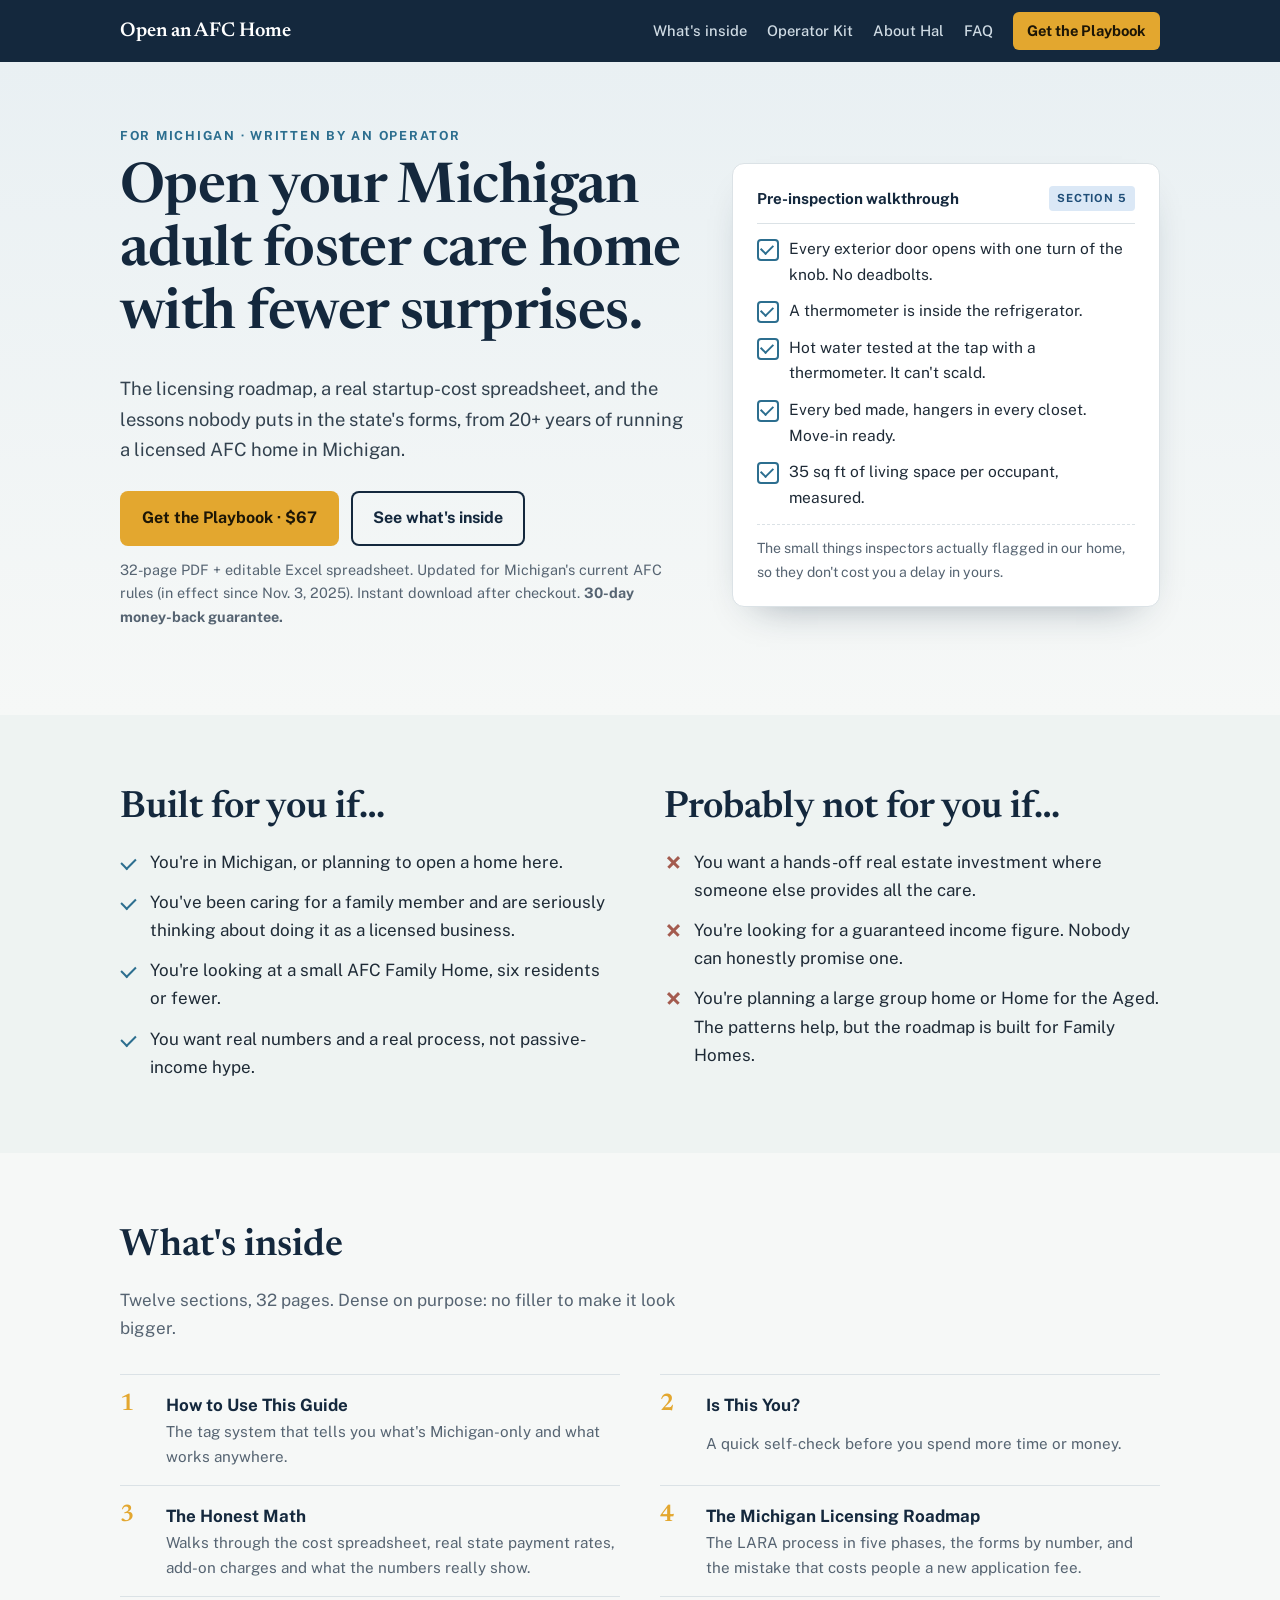
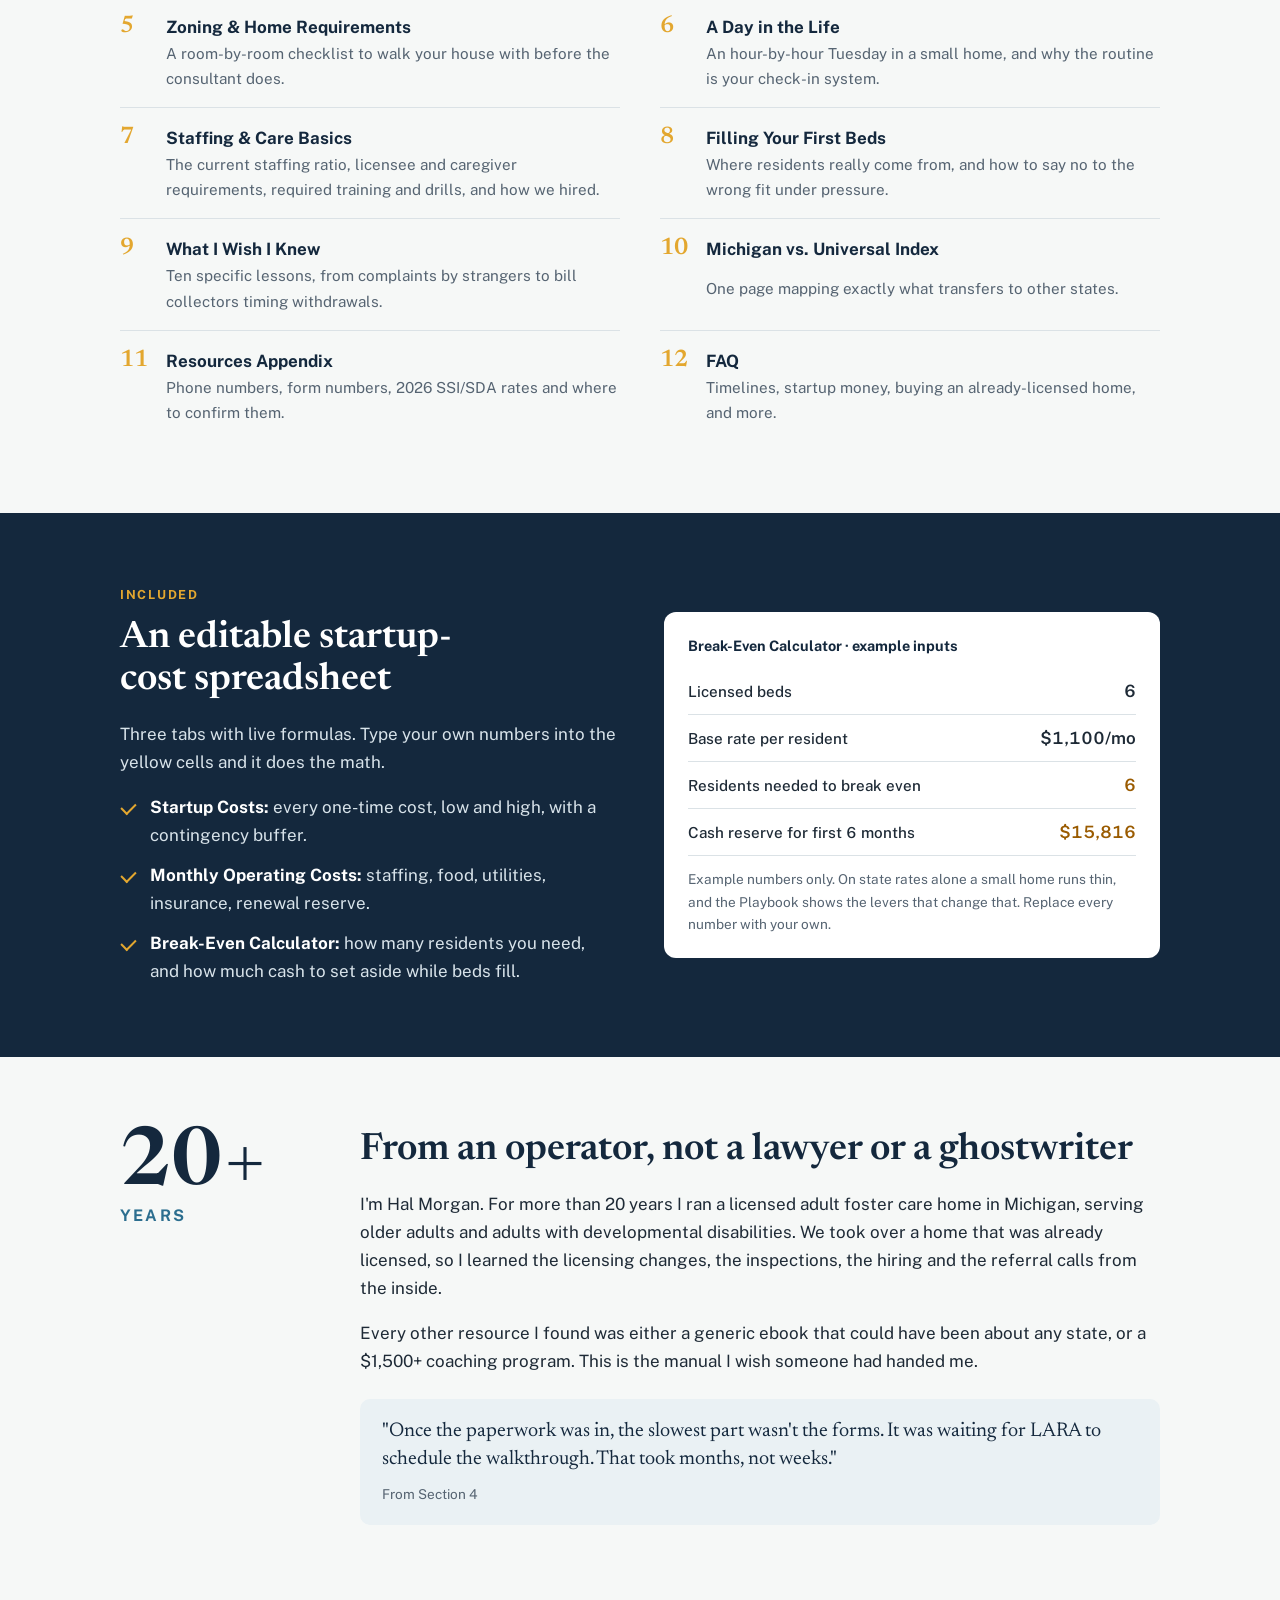
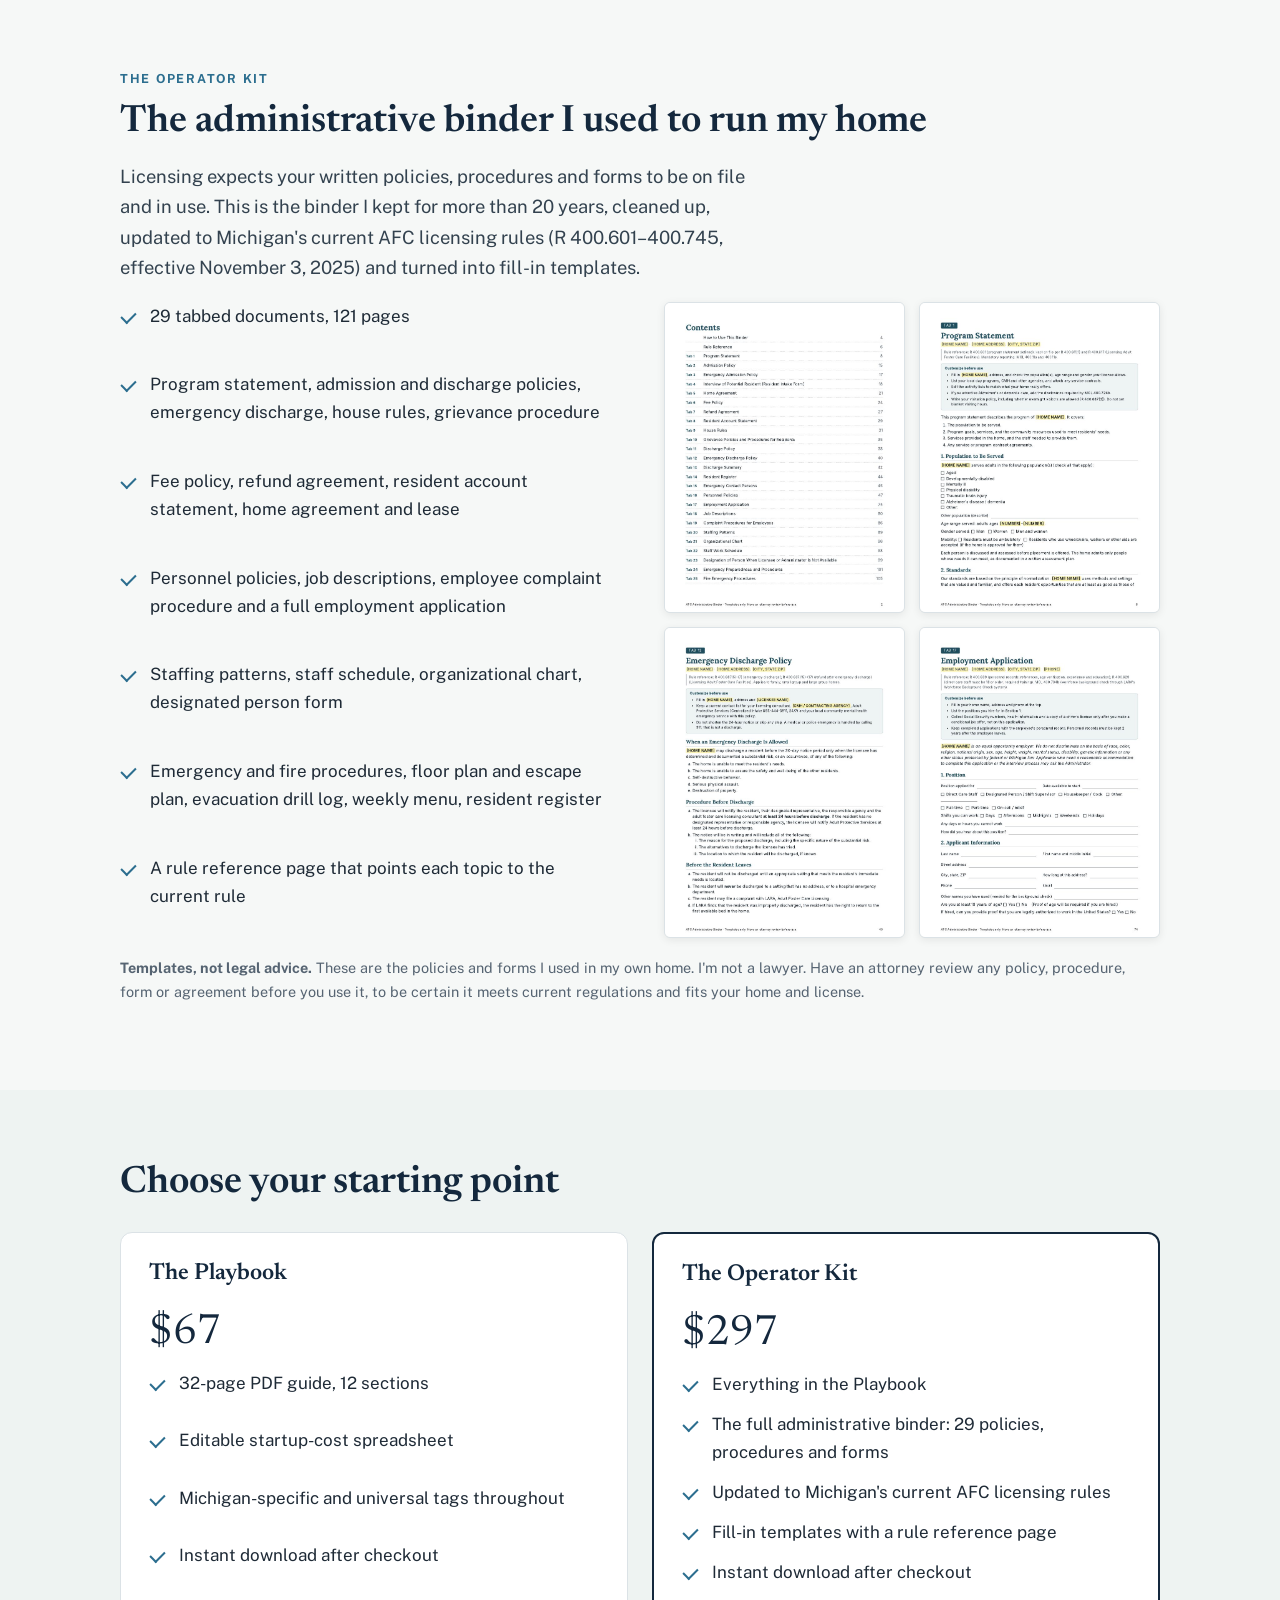
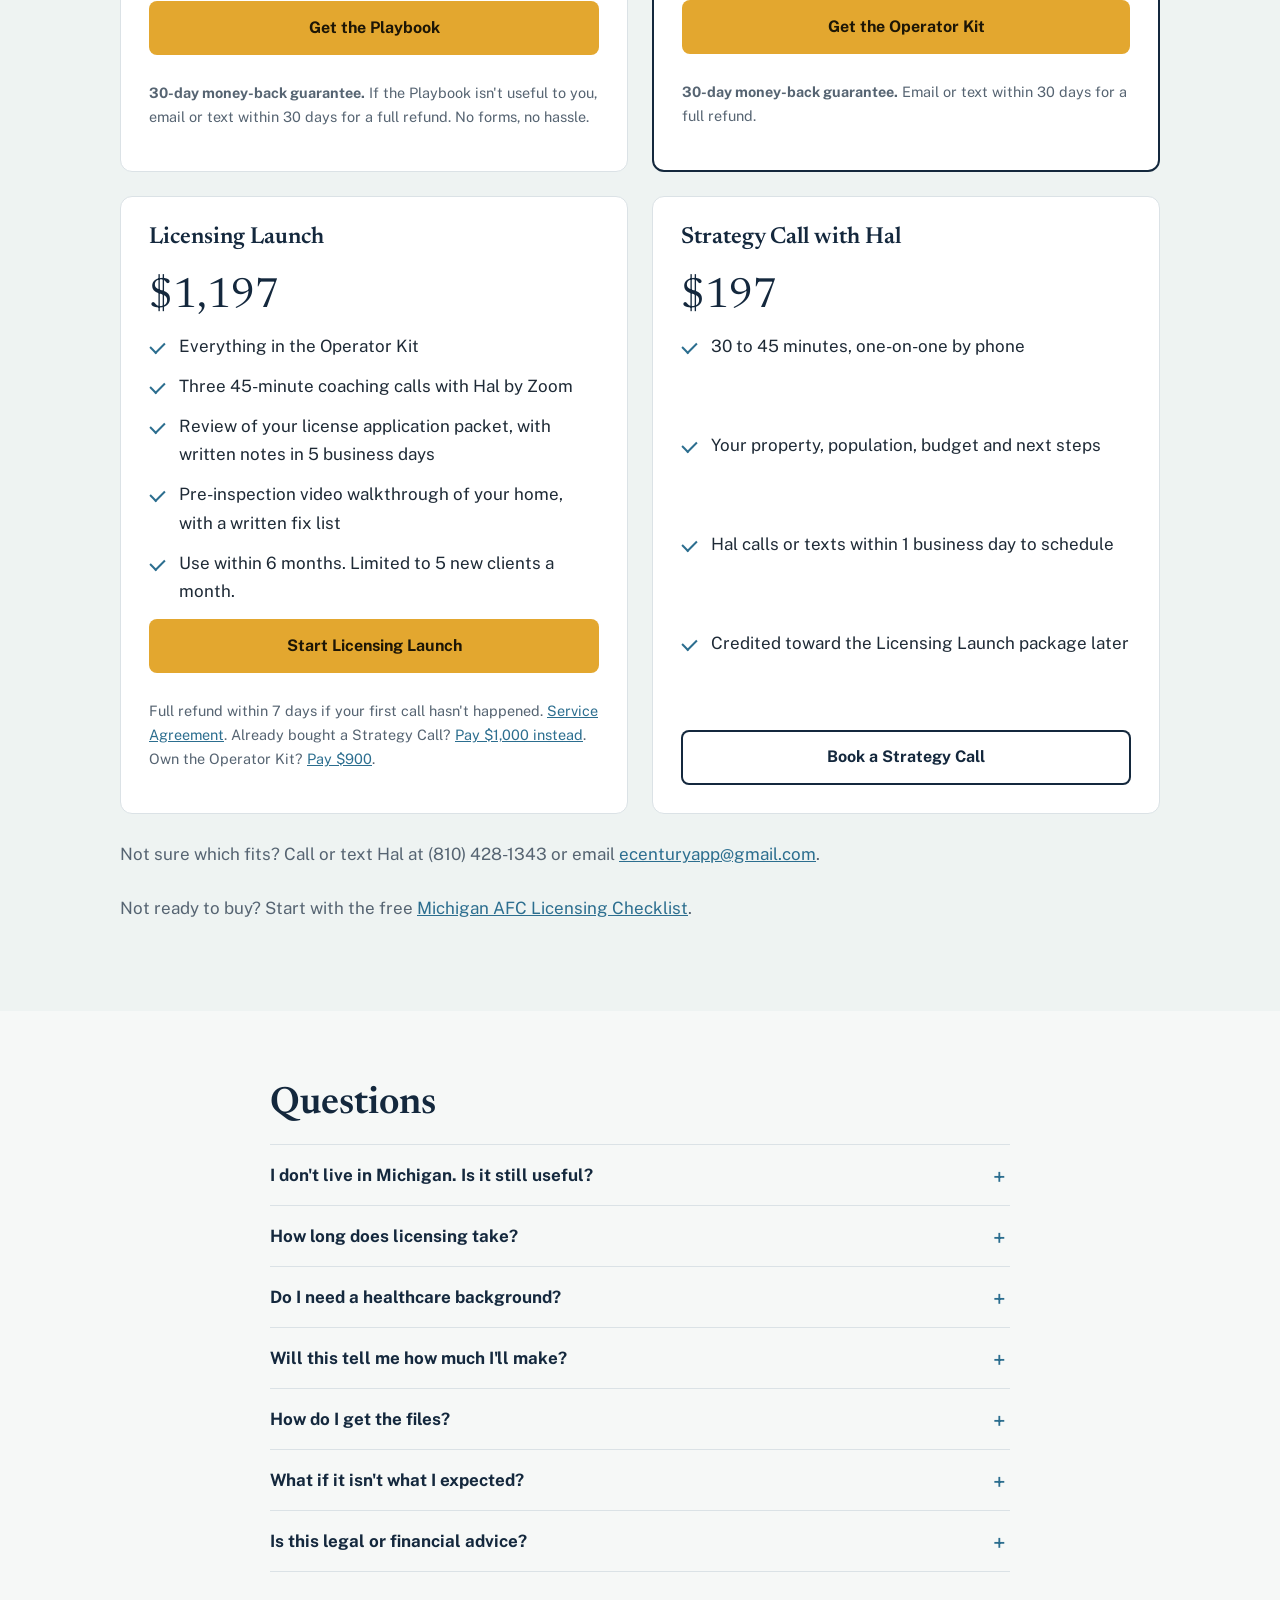
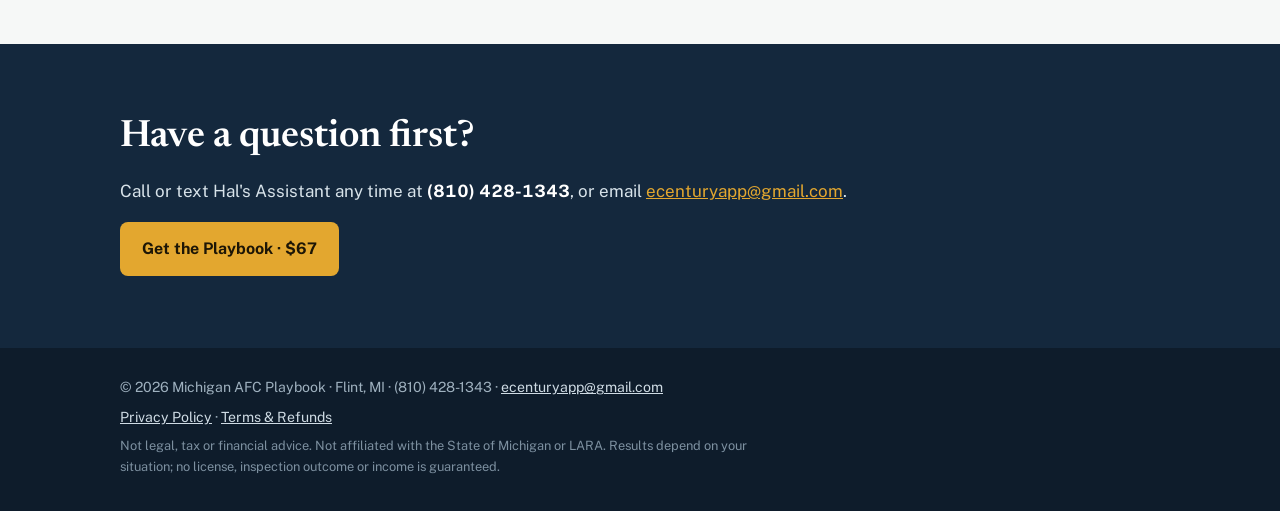
<file: index.html>
<!doctype html>
<html lang="en">
<head>
<meta charset="utf-8">
<meta name="viewport" content="width=device-width, initial-scale=1">
<title>The Michigan Adult Foster Care Startup Playbook</title>
<meta name="description" content="The licensing checklist, real cost spreadsheet and daily operating system from 20+ years running a Michigan adult foster care home. $67 instant download.">
<meta property="og:title" content="The Michigan Adult Foster Care Startup Playbook">
<meta property="og:description" content="Licensing roadmap, editable startup-cost spreadsheet and hard-won lessons from 20+ years running a Michigan AFC home. $67.">
<meta property="og:type" content="website">
<meta property="og:url" content="https://openanafchome.com/">
<link rel="icon" href="data:image/svg+xml,%3Csvg xmlns='http://www.w3.org/2000/svg' viewBox='0 0 32 32'%3E%3Crect width='32' height='32' rx='6' fill='%2314283d'/%3E%3Cpath d='M7 16 16 8l9 8v9H7z' fill='%23e3a72f'/%3E%3C/svg%3E">
<link rel="preconnect" href="https://fonts.googleapis.com">
<link rel="preconnect" href="https://fonts.gstatic.com" crossorigin>
<link rel="stylesheet" href="https://fonts.googleapis.com/css2?family=Newsreader:opsz,wght@6..72,500;6..72,600&family=Public+Sans:wght@400;500;600;700&display=swap">
<link rel="stylesheet" href="styles.css">
<!-- Meta Pixel -->
<script>
!function(f,b,e,v,n,t,s){if(f.fbq)return;n=f.fbq=function(){n.callMethod?n.callMethod.apply(n,arguments):n.queue.push(arguments)};if(!f._fbq)f._fbq=n;n.push=n;n.loaded=!0;n.version='2.0';n.queue=[];t=b.createElement(e);t.async=!0;t.src=v;s=b.getElementsByTagName(e)[0];s.parentNode.insertBefore(t,s)}(window,document,'script','https://connect.facebook.net/en_US/fbevents.js');
fbq('init','3702520369896985');
fbq('track','PageView');
document.addEventListener('click',function(ev){var a=ev.target.closest&&ev.target.closest('a[href*="buy.stripe.com"]');if(!a)return;var call=a.href.indexOf('fZu9AVecd91j5R3edpbII01')>-1,kit=a.hasAttribute('data-kit'),up=a.hasAttribute('data-upgrade'),ll=a.hasAttribute('data-launch'),lc=a.hasAttribute('data-launch-credit'),lk=a.hasAttribute('data-launch-kit');fbq('track','InitiateCheckout',{value:lk?900:lc?1000:ll?1197:up?230:kit?297:call?197:67,currency:'USD',content_name:(ll||lc||lk)?'AFC Licensing Launch':up?'Operator Kit Upgrade':kit?'AFC Operator Kit':call?'AFC Strategy Call':'Michigan AFC Startup Playbook'});});
</script>
<noscript><img height="1" width="1" style="display:none" src="https://www.facebook.com/tr?id=3702520369896985&ev=PageView&noscript=1" alt=""></noscript>
<!-- End Meta Pixel -->
</head>
<body>

<header class="topbar">
  <div class="wrap topbar-in">
    <a class="brand" href="/">Open an AFC Home</a>
    <nav aria-label="Main">
      <a href="#inside">What's inside</a> <a href="#binder">Operator Kit</a>
      <a href="#about">About Hal</a>
      <a href="#faq">FAQ</a>
      <a class="nav-buy" href="https://buy.stripe.com/8x2dRb1prdhzdjv6KXbII00">Get the Playbook</a>
    </nav>
  </div>
</header>

<main>
  <section class="hero">
    <div class="wrap hero-grid">
      <div class="hero-copy">
        <p class="eyebrow">For Michigan · Written by an operator</p>
        <h1>Open your Michigan adult foster care home with fewer surprises.</h1>
        <p class="lede">The licensing roadmap, a real startup-cost spreadsheet, and the lessons nobody puts in the state's forms, from 20+ years of running a licensed AFC home in Michigan.</p>
        <div class="cta-row">
          <a class="btn btn-primary" href="https://buy.stripe.com/8x2dRb1prdhzdjv6KXbII00">Get the Playbook · $67</a>
          <a class="btn btn-ghost" href="#inside">See what's inside</a>
        </div>
        <p class="fine">32-page PDF + editable Excel spreadsheet. Updated for Michigan's current AFC rules (in effect since Nov. 3, 2025). Instant download after checkout. <b>30-day money-back guarantee.</b></p>
      </div>

      <aside class="inspect" aria-label="Example from the Playbook">
        <div class="inspect-head">
          <span>Pre-inspection walkthrough</span>
          <span class="tag tag-mi">Section 5</span>
        </div>
        <ul class="checks">
          <li>Every exterior door opens with one turn of the knob. No deadbolts.</li>
          <li>A thermometer is inside the refrigerator.</li>
          <li>Hot water tested at the tap with a thermometer. It can't scald.</li>
          <li>Every bed made, hangers in every closet. Move-in ready.</li>
          <li>35 sq ft of living space per occupant, measured.</li>
        </ul>
        <p class="inspect-note">The small things inspectors actually flagged in our home, so they don't cost you a delay in yours.</p>
      </aside>
    </div>
  </section>

  <section class="band band-quiet" id="for">
    <div class="wrap two-col">
      <div>
        <h2>Built for you if…</h2>
        <ul class="ticks">
          <li>You're in Michigan, or planning to open a home here.</li>
          <li>You've been caring for a family member and are seriously thinking about doing it as a licensed business.</li>
          <li>You're looking at a small AFC Family Home, six residents or fewer.</li>
          <li>You want real numbers and a real process, not passive-income hype.</li>
        </ul>
      </div>
      <div>
        <h2>Probably not for you if…</h2>
        <ul class="crosses">
          <li>You want a hands-off real estate investment where someone else provides all the care.</li>
          <li>You're looking for a guaranteed income figure. Nobody can honestly promise one.</li>
          <li>You're planning a large group home or Home for the Aged. The patterns help, but the roadmap is built for Family Homes.</li>
        </ul>
      </div>
    </div>
  </section>

  <section class="band" id="inside">
    <div class="wrap">
      <h2 class="center-ish">What's inside</h2>
      <p class="sub">Twelve sections, 32 pages. Dense on purpose: no filler to make it look bigger.</p>
      <ol class="toc">
        <li><b>How to Use This Guide</b><span>The tag system that tells you what's Michigan-only and what works anywhere.</span></li>
        <li><b>Is This You?</b><span>A quick self-check before you spend more time or money.</span></li>
        <li><b>The Honest Math</b><span>Walks through the cost spreadsheet, real state payment rates, add-on charges and what the numbers really show.</span></li>
        <li><b>The Michigan Licensing Roadmap</b><span>The LARA process in five phases, the forms by number, and the mistake that costs people a new application fee.</span></li>
        <li><b>Zoning &amp; Home Requirements</b><span>A room-by-room checklist to walk your house with before the consultant does.</span></li>
        <li><b>A Day in the Life</b><span>An hour-by-hour Tuesday in a small home, and why the routine is your check-in system.</span></li>
        <li><b>Staffing &amp; Care Basics</b><span>The current staffing ratio, licensee and caregiver requirements, required training and drills, and how we hired.</span></li>
        <li><b>Filling Your First Beds</b><span>Where residents really come from, and how to say no to the wrong fit under pressure.</span></li>
        <li><b>What I Wish I Knew</b><span>Ten specific lessons, from complaints by strangers to bill collectors timing withdrawals.</span></li>
        <li><b>Michigan vs. Universal Index</b><span>One page mapping exactly what transfers to other states.</span></li>
        <li><b>Resources Appendix</b><span>Phone numbers, form numbers, 2026 SSI/SDA rates and where to confirm them.</span></li>
        <li><b>FAQ</b><span>Timelines, startup money, buying an already-licensed home, and more.</span></li>
      </ol>
    </div>
  </section>

  <section class="band band-ink" id="sheet">
    <div class="wrap two-col sheet">
      <div>
        <p class="eyebrow eyebrow-light">Included</p>
        <h2>An editable startup-cost spreadsheet</h2>
        <p>Three tabs with live formulas. Type your own numbers into the yellow cells and it does the math.</p>
        <ul class="ticks ticks-light">
          <li><b>Startup Costs:</b> every one-time cost, low and high, with a contingency buffer.</li>
          <li><b>Monthly Operating Costs:</b> staffing, food, utilities, insurance, renewal reserve.</li>
          <li><b>Break-Even Calculator:</b> how many residents you need, and how much cash to set aside while beds fill.</li>
        </ul>
      </div>
      <figure class="sheet-card" aria-label="Break-even calculator example">
        <figcaption>Break-Even Calculator · example inputs</figcaption>
        <table>
          <tbody>
            <tr><th scope="row">Licensed beds</th><td>6</td></tr>
            <tr><th scope="row">Base rate per resident</th><td>$1,100/mo</td></tr>
            <tr><th scope="row">Residents needed to break even</th><td class="hl">6</td></tr>
            <tr><th scope="row">Cash reserve for first 6 months</th><td class="hl">$15,816</td></tr>
          </tbody>
        </table>
        <p class="sheet-note">Example numbers only. On state rates alone a small home runs thin, and the Playbook shows the levers that change that. Replace every number with your own.</p>
      </figure>
    </div>
  </section>

  <section class="band" id="about">
    <div class="wrap about">
      <div class="about-mark" aria-hidden="true">20+<span>years</span></div>
      <div>
        <h2>From an operator, not a lawyer or a ghostwriter</h2>
        <p>I'm Hal Morgan. For more than 20 years I ran a licensed adult foster care home in Michigan, serving older adults and adults with developmental disabilities. We took over a home that was already licensed, so I learned the licensing changes, the inspections, the hiring and the referral calls from the inside.</p>
        <p>Every other resource I found was either a generic ebook that could have been about any state, or a $1,500+ coaching program. This is the manual I wish someone had handed me.</p>
        <blockquote>
          <p>"Once the paperwork was in, the slowest part wasn't the forms. It was waiting for LARA to schedule the walkthrough. That took months, not weeks."</p>
          <cite>From Section 4</cite>
        </blockquote>
      </div>
    </div>
  </section>

  <section class="band" id="binder">
    <div class="wrap">
      <p class="eyebrow">The Operator Kit</p>
      <h2>The administrative binder I used to run my home</h2>
      <p class="lede">Licensing expects your written policies, procedures and forms to be on file and in use. This is the binder I kept for more than 20 years, cleaned up, updated to Michigan's current AFC licensing rules (R 400.601&ndash;400.745, effective November 3, 2025) and turned into fill-in templates.</p>
      <div class="two-col">
        <ul class="ticks">
          <li>29 tabbed documents, 121 pages</li>
          <li>Program statement, admission and discharge policies, emergency discharge, house rules, grievance procedure</li>
          <li>Fee policy, refund agreement, resident account statement, home agreement and lease</li>
          <li>Personnel policies, job descriptions, employee complaint procedure and a full employment application</li>
          <li>Staffing patterns, staff schedule, organizational chart, designated person form</li>
          <li>Emergency and fire procedures, floor plan and escape plan, evacuation drill log, weekly menu, resident register</li>
          <li>A rule reference page that points each topic to the current rule</li>
        </ul>
        <div class="samples">
          <img src="img/binder-contents.jpg" alt="Binder contents page" loading="lazy" width="765" height="990">
          <img src="img/binder-program-statement.jpg" alt="Program Statement template" loading="lazy" width="765" height="990">
          <img src="img/binder-emergency-discharge.jpg" alt="Emergency Discharge Policy template" loading="lazy" width="765" height="990">
          <img src="img/binder-employment-application.jpg" alt="Employment Application template" loading="lazy" width="765" height="990">
        </div>
      </div>
      <p class="fine" style="margin-top:18px"><b>Templates, not legal advice.</b> These are the policies and forms I used in my own home. I'm not a lawyer. Have an attorney review any policy, procedure, form or agreement before you use it, to be certain it meets current regulations and fits your home and license.</p>
    </div>
  </section>

  <section class="band band-quiet" id="pricing">
    <div class="wrap">
      <h2 class="center-ish">Choose your starting point</h2>
      <div class="offers">
        <article class="offer">
          <h3>The Playbook</h3>
          <p class="price">$67</p>
          <ul class="ticks">
            <li>32-page PDF guide, 12 sections</li>
            <li>Editable startup-cost spreadsheet</li>
            <li>Michigan-specific and universal tags throughout</li>
            <li>Instant download after checkout</li>
          </ul>
          <a class="btn btn-primary btn-block" href="https://buy.stripe.com/8x2dRb1prdhzdjv6KXbII00">Get the Playbook</a>
          <p class="fine" style="margin-top:12px"><b>30-day money-back guarantee.</b> If the Playbook isn't useful to you, email or text within 30 days for a full refund. No forms, no hassle.</p>
        </article>
        <article class="offer offer-main">
          <h3>The Operator Kit</h3>
          <p class="price">$297</p>
          <ul class="ticks">
            <li>Everything in the Playbook</li>
            <li>The full administrative binder: 29 policies, procedures and forms</li>
            <li>Updated to Michigan's current AFC licensing rules</li>
            <li>Fill-in templates with a rule reference page</li>
            <li>Instant download after checkout</li>
          </ul>
          <a class="btn btn-primary btn-block" href="https://buy.stripe.com/7sY00l2tv6Tb4MZ9X9bII02" data-kit>Get the Operator Kit</a>
          <p class="fine" style="margin-top:12px"><b>30-day money-back guarantee.</b> Email or text within 30 days for a full refund.</p>
        </article>
        <article class="offer" id="launch">
          <h3>Licensing Launch</h3>
          <p class="price">$1,197</p>
          <ul class="ticks">
            <li>Everything in the Operator Kit</li>
            <li>Three 45-minute coaching calls with Hal by Zoom</li>
            <li>Review of your license application packet, with written notes in 5 business days</li>
            <li>Pre-inspection video walkthrough of your home, with a written fix list</li>
            <li>Use within 6 months. Limited to 5 new clients a month.</li>
          </ul>
          <a class="btn btn-primary btn-block" href="https://buy.stripe.com/aFa6oJfghgtL2ERc5hbII04" data-launch>Start Licensing Launch</a>
          <p class="fine" style="margin-top:12px">Full refund within 7 days if your first call hasn't happened. <a href="/licensing-launch-terms.html">Service Agreement</a>. Already bought a Strategy Call? <a href="https://buy.stripe.com/6oU00l8RT91j7Zb5GTbII05" data-launch-credit>Pay $1,000 instead</a>. Own the Operator Kit? <a href="https://buy.stripe.com/9B628t2tv6Tb5R35GTbII06" data-launch-kit>Pay $900</a>.</p>
        </article>
        <article class="offer">
          <h3>Strategy Call with Hal</h3>
          <p class="price">$197</p>
          <ul class="ticks">
            <li>30 to 45 minutes, one-on-one by phone</li>
            <li>Your property, population, budget and next steps</li>
            <li>Hal calls or texts within 1 business day to schedule</li>
            <li>Credited toward the Licensing Launch package later</li>
          </ul>
          <a class="btn btn-ghost btn-block" href="https://buy.stripe.com/fZu9AVecd91j5R3edpbII01">Book a Strategy Call</a>
        </article>
      </div>
      <p class="soon">Not sure which fits? Call or text Hal at (810) 428-1343 or email <a href="mailto:ecenturyapp@gmail.com">ecenturyapp@gmail.com</a>.</p>
      <p class="soon">Not ready to buy? Start with the free <a href="https://openafchome.com/free-checklist/?utm_source=salespage">Michigan AFC Licensing Checklist</a>.</p>
    </div>
  </section>

  <section class="band" id="faq">
    <div class="wrap faq">
      <h2>Questions</h2>
      <details>
        <summary>I don't live in Michigan. Is it still useful?</summary>
        <p>Yes, with one adjustment. Every item is tagged Michigan-specific or universal. The universal parts (cost planning, daily operations, filling beds, staffing, complaints) apply anywhere. The Michigan parts tell you exactly what to look up for your own state.</p>
      </details>
      <details>
        <summary>How long does licensing take?</summary>
        <p>Plan on 6 months to a year from your first call to LARA to a license in hand. The inspection scheduling wait is usually the biggest delay. The Playbook covers what slows people down and how to avoid the self-inflicted delays.</p>
      </details>
      <details>
        <summary>Do I need a healthcare background?</summary>
        <p>No medical license is required. Under the current rules, the licensee needs a high school diploma or GED and at least 1 year of direct experience with the population you plan to serve, plus background checks, a medical clearance and health screening. You also need to be ready for hands-on care.</p>
      </details>
      <details>
        <summary>Will this tell me how much I'll make?</summary>
        <p>No one can honestly promise a number. The spreadsheet helps you model your own home, including a slow first few months, so you know your real break-even point before you open.</p>
      </details>
      <details>
        <summary>How do I get the files?</summary>
        <p>Right after checkout you'll go to a download page with both files, and we email you the links too. Save both to your computer. If anything doesn't open, call or text (810) 428-1343 or email <a href="mailto:ecenturyapp@gmail.com">ecenturyapp@gmail.com</a>.</p>
      </details>
      <details>
        <summary>What if it isn't what I expected?</summary>
        <p>You're covered by a 30-day money-back guarantee. If the Playbook isn't useful to you, call or text (810) 428-1343 or email <a href="mailto:ecenturyapp@gmail.com">ecenturyapp@gmail.com</a> within 30 days of purchase and you'll get a full refund. No forms and no hard feelings.</p>
      </details>
      <details>
        <summary>Is this legal or financial advice?</summary>
        <p>No. It's one operator's experience plus publicly available Michigan rules as of October 2026. Rules and rates change, so confirm anything important with LARA, your licensing consultant, an attorney or an accountant.</p>
      </details>
    </div>
  </section>

  <section class="band band-ink final">
    <div class="wrap final-in">
      <h2>Have a question first?</h2>
      <p>Call or text Hal's Assistant any time at <span class="phone">(810) 428-1343</span>, or email <a href="mailto:ecenturyapp@gmail.com" style="color:#e3a72f">ecenturyapp@gmail.com</a>.</p>
      <a class="btn btn-primary" href="https://buy.stripe.com/8x2dRb1prdhzdjv6KXbII00">Get the Playbook · $67</a>
    </div>
  </section>
</main>

<footer class="foot">
  <div class="wrap foot-in">
    <p>© 2026 Michigan AFC Playbook · Flint, MI · (810) 428-1343 · <a href="mailto:ecenturyapp@gmail.com">ecenturyapp@gmail.com</a></p>
    <p><a href="/privacy.html">Privacy Policy</a> · <a href="/terms.html">Terms &amp; Refunds</a></p>
    <p class="disclaim">Not legal, tax or financial advice. Not affiliated with the State of Michigan or LARA. Results depend on your situation; no license, inspection outcome or income is guaranteed.</p>
  </div>
</footer>

</body>
</html>
</file>
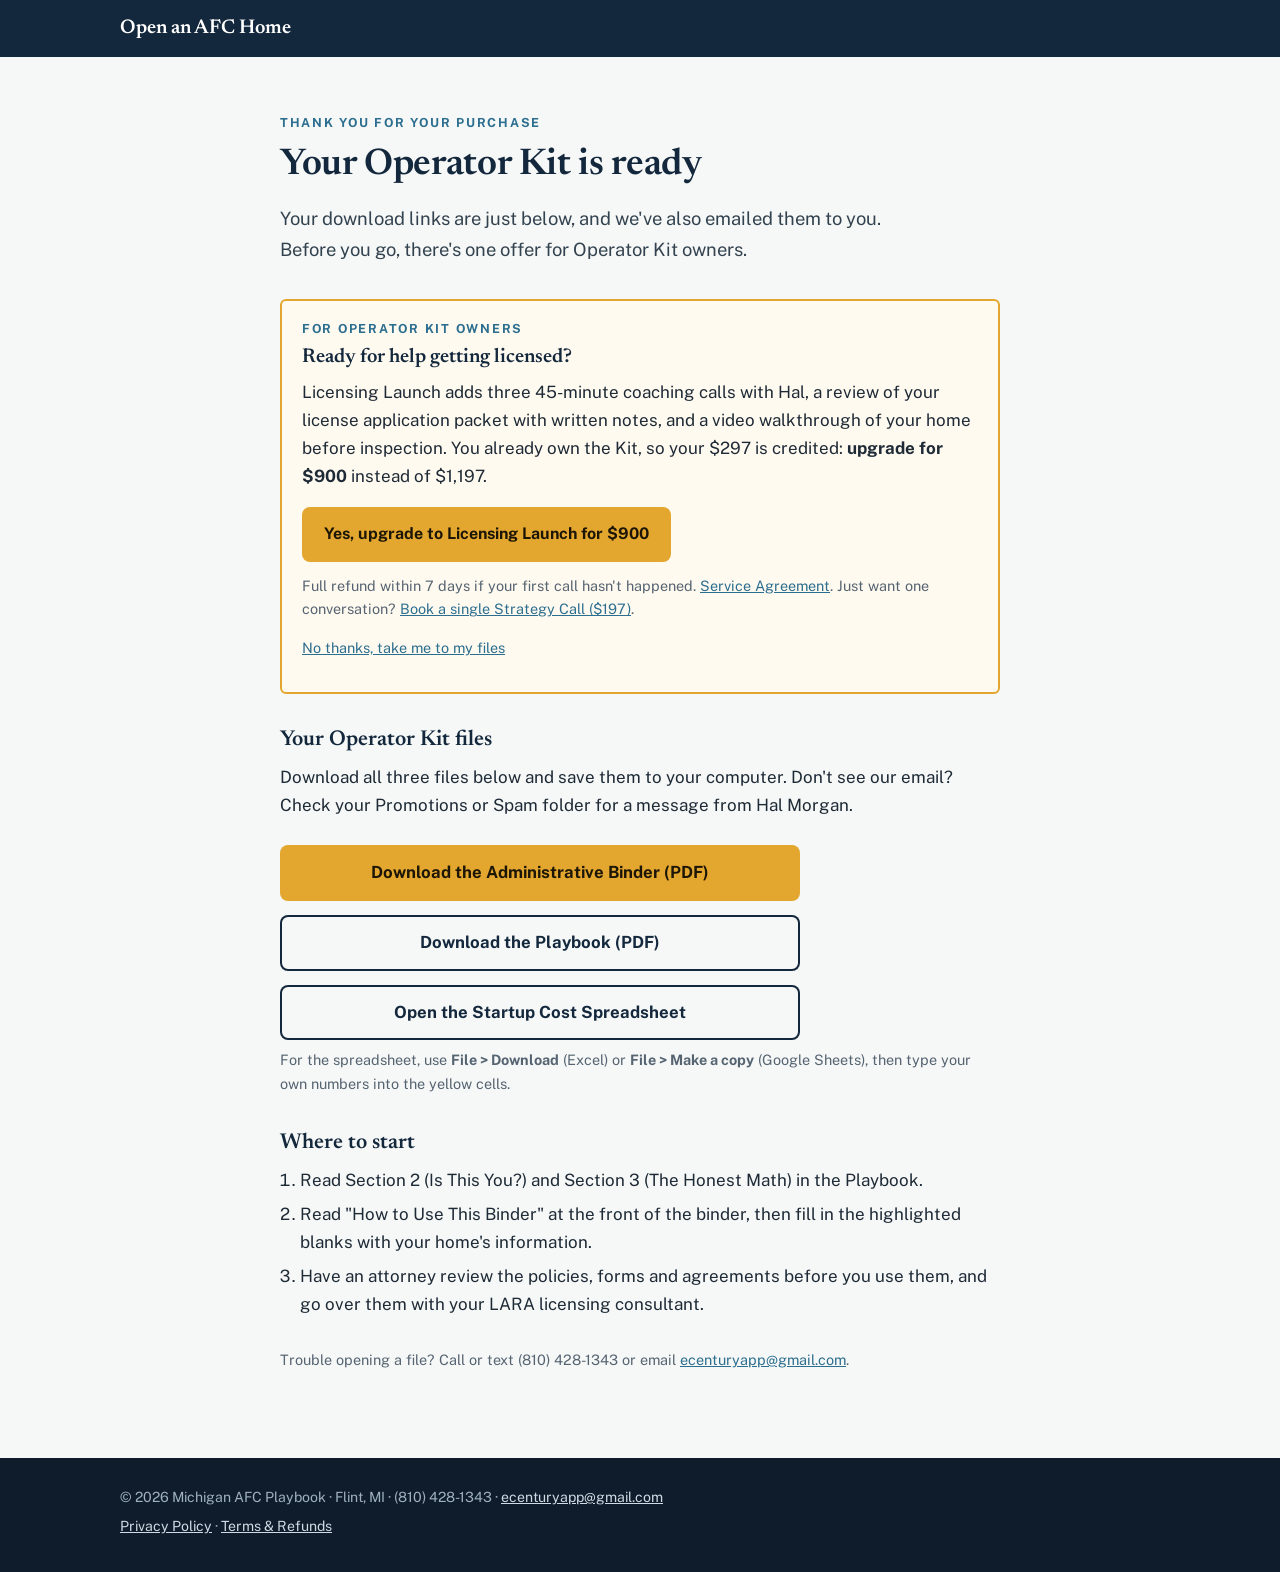
<file: kit-thank-you.html>
<!doctype html>
<html lang="en"><head><meta charset="utf-8"><meta name="viewport" content="width=device-width, initial-scale=1">
<title>Your Operator Kit Files · Michigan AFC Playbook</title>
<meta name="robots" content="noindex, nofollow">
<link rel="stylesheet" href="https://fonts.googleapis.com/css2?family=Newsreader:opsz,wght@6..72,500;6..72,600&family=Public+Sans:wght@400;500;600;700&display=swap">
<link rel="stylesheet" href="styles.css">
<style>
.dl{display:grid;gap:14px;margin:26px 0 8px;max-width:520px}
.dl .btn{display:block;text-align:center;font-size:1.05rem}
.steps{margin:10px 0 0;padding-left:1.2em}
.steps li{margin:6px 0}
.callbox{background:#eef3f2;border-left:4px solid var(--amber);border-radius:6px;padding:18px 20px;margin-top:34px}
.callbox h2{margin-top:0;font-size:1.25rem}
</style><!-- Meta Pixel -->
<script>
!function(f,b,e,v,n,t,s){if(f.fbq)return;n=f.fbq=function(){n.callMethod?n.callMethod.apply(n,arguments):n.queue.push(arguments)};if(!f._fbq)f._fbq=n;n.push=n;n.loaded=!0;n.version='2.0';n.queue=[];t=b.createElement(e);t.async=!0;t.src=v;s=b.getElementsByTagName(e)[0];s.parentNode.insertBefore(t,s)}(window,document,'script','https://connect.facebook.net/en_US/fbevents.js');
fbq('init','3702520369896985');
fbq('track','PageView');
document.addEventListener('click',function(ev){var a=ev.target.closest&&ev.target.closest('a[href*="buy.stripe.com"]');if(!a)return;var call=a.href.indexOf('fZu9AVecd91j5R3edpbII01')>-1,kit=a.hasAttribute('data-kit'),up=a.hasAttribute('data-upgrade'),lk=a.hasAttribute('data-launch-kit');fbq('track','InitiateCheckout',{value:lk?900:up?230:kit?297:call?197:67,currency:'USD',content_name:lk?'AFC Licensing Launch':up?'Operator Kit Upgrade':kit?'AFC Operator Kit':call?'AFC Strategy Call':'Michigan AFC Startup Playbook'});});
try{if(!sessionStorage.getItem('afc_kit_tracked')){fbq('track','Purchase',{value:297,currency:'USD',content_name:'AFC Operator Kit'});sessionStorage.setItem('afc_kit_tracked','1');}}catch(e){fbq('track','Purchase',{value:297,currency:'USD',content_name:'AFC Operator Kit'});}
</script>
<noscript><img height="1" width="1" style="display:none" src="https://www.facebook.com/tr?id=3702520369896985&ev=PageView&noscript=1" alt=""></noscript>
<!-- End Meta Pixel -->
</head><body>
<header class="topbar"><div class="wrap topbar-in"><a class="brand" href="/">Open an AFC Home</a></div></header>
<main class="wrap legal">
<p class="eyebrow">Thank you for your purchase</p>
<h1>Your Operator Kit is ready</h1>
<p class="lede">Your download links are just below, and we've also emailed them to you. Before you go, there's one offer for Operator Kit owners.</p>
<div class="callbox" style="background:#fffaf0;border:2px solid #e3a72f">
  <p class="eyebrow" style="margin:0 0 6px">For Operator Kit owners</p>
  <h2>Ready for help getting licensed?</h2>
  <p>Licensing Launch adds three 45-minute coaching calls with Hal, a review of your license application packet with written notes, and a video walkthrough of your home before inspection. You already own the Kit, so your $297 is credited: <b>upgrade for $900</b> instead of $1,197.</p>
  <a class="btn btn-primary" href="https://buy.stripe.com/9B628t2tv6Tb5R35GTbII06" data-launch-kit>Yes, upgrade to Licensing Launch for $900</a>
  <p class="fine" style="margin-top:12px">Full refund within 7 days if your first call hasn't happened. <a href="/licensing-launch-terms.html">Service Agreement</a>. Just want one conversation? <a href="https://buy.stripe.com/fZu9AVecd91j5R3edpbII01">Book a single Strategy Call ($197)</a>.</p>
  <p class="fine" style="margin-top:8px"><a href="#files">No thanks, take me to my files</a></p>
</div>
<h2 id="files">Your Operator Kit files</h2>
<p>Download all three files below and save them to your computer. Don't see our email? Check your Promotions or Spam folder for a message from Hal Morgan.</p>
<div class="dl">
  <a class="btn btn-primary" href="https://drive.google.com/file/d/1cSExrE2sZDf7w_NqvIKrQg_OJyakrfjk/view?usp=sharing" target="_blank" rel="noopener">Download the Administrative Binder (PDF)</a>
  <a class="btn btn-ghost" href="https://drive.google.com/file/d/1qZ2tq_AVTWdYaVPqRPPs1lMHmdud-u6U/view?usp=sharing" target="_blank" rel="noopener">Download the Playbook (PDF)</a>
  <a class="btn btn-ghost" href="https://docs.google.com/spreadsheets/d/1Bqayf-Nz18RHAK6b-XmD2FRw_L7I-mYM/edit?usp=sharing" target="_blank" rel="noopener">Open the Startup Cost Spreadsheet</a>
</div>
<p class="fine">For the spreadsheet, use <b>File &gt; Download</b> (Excel) or <b>File &gt; Make a copy</b> (Google Sheets), then type your own numbers into the yellow cells.</p>
<h2>Where to start</h2>
<ol class="steps">
  <li>Read Section 2 (Is This You?) and Section 3 (The Honest Math) in the Playbook.</li>
  <li>Read "How to Use This Binder" at the front of the binder, then fill in the highlighted blanks with your home's information.</li>
  <li>Have an attorney review the policies, forms and agreements before you use them, and go over them with your LARA licensing consultant.</li>
</ol>
<p class="fine" style="margin-top:30px">Trouble opening a file? Call or text (810) 428-1343 or email <a href="mailto:ecenturyapp@gmail.com">ecenturyapp@gmail.com</a>.</p>
</main>
<footer class="foot"><div class="wrap foot-in">
<p>© 2026 Michigan AFC Playbook · Flint, MI · (810) 428-1343 · <a href="mailto:ecenturyapp@gmail.com">ecenturyapp@gmail.com</a></p>
<p><a href="/privacy.html">Privacy Policy</a> · <a href="/terms.html">Terms &amp; Refunds</a></p>
</div></footer>
</body></html>
</file>
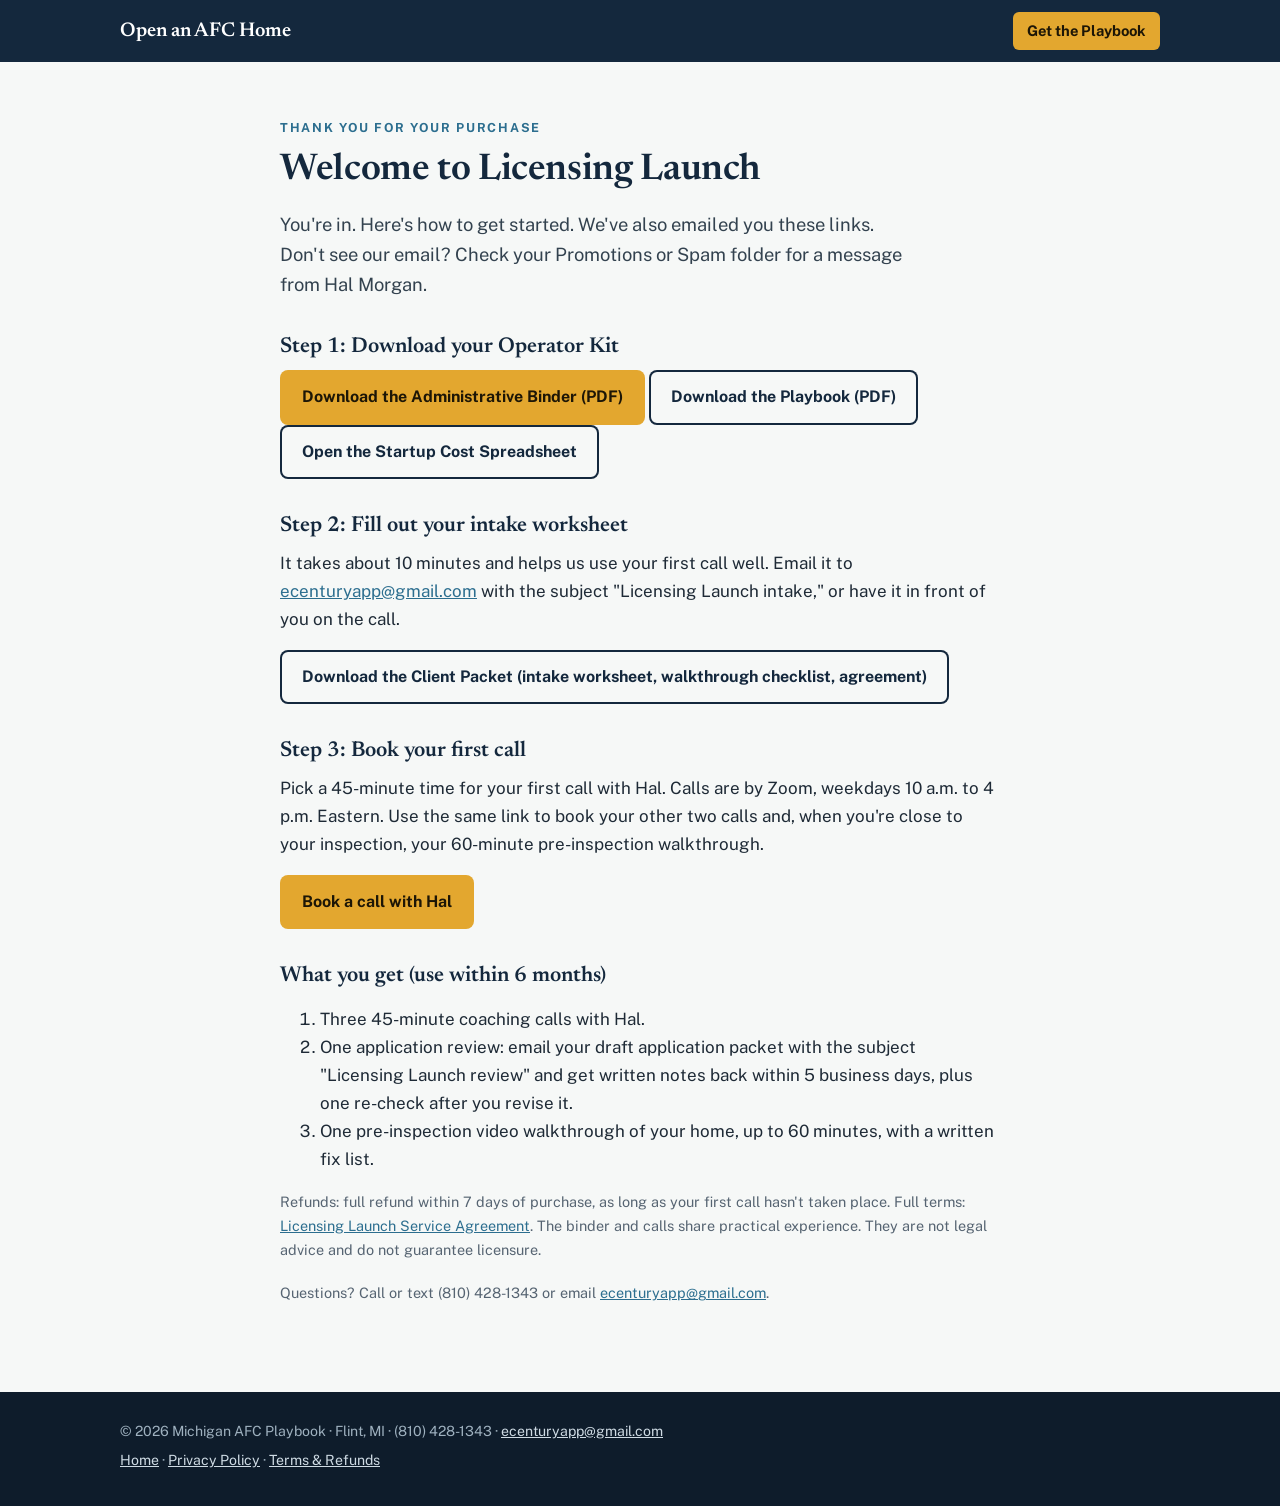
<file: launch-welcome.html>
<!doctype html>
<html lang="en"><head><meta charset="utf-8"><meta name="robots" content="noindex"><meta name="viewport" content="width=device-width, initial-scale=1">
<title>Welcome to Licensing Launch · Michigan AFC Playbook</title>
<link rel="stylesheet" href="https://fonts.googleapis.com/css2?family=Newsreader:opsz,wght@6..72,500;6..72,600&family=Public+Sans:wght@400;500;600;700&display=swap">
<link rel="stylesheet" href="styles.css"><!-- Meta Pixel -->
<script>
!function(f,b,e,v,n,t,s){if(f.fbq)return;n=f.fbq=function(){n.callMethod?n.callMethod.apply(n,arguments):n.queue.push(arguments)};if(!f._fbq)f._fbq=n;n.push=n;n.loaded=!0;n.version='2.0';n.queue=[];t=b.createElement(e);t.async=!0;t.src=v;s=b.getElementsByTagName(e)[0];s.parentNode.insertBefore(t,s)}(window,document,'script','https://connect.facebook.net/en_US/fbevents.js');
fbq('init','3702520369896985');
fbq('track','PageView');
try{if(!sessionStorage.getItem('afc_launch_tracked')){fbq('track','Purchase',{value:1197,currency:'USD',content_name:'AFC Licensing Launch'});sessionStorage.setItem('afc_launch_tracked','1');}}catch(e){}
document.addEventListener('click',function(ev){var a=ev.target.closest&&ev.target.closest('a[href*="buy.stripe.com"]');if(!a)return;var call=a.href.indexOf('fZu9AVecd91j5R3edpbII01')>-1;fbq('track','InitiateCheckout',{value:call?197:67,currency:'USD',content_name:call?'AFC Strategy Call':'Michigan AFC Startup Playbook'});});
</script>
<noscript><img height="1" width="1" style="display:none" src="https://www.facebook.com/tr?id=3702520369896985&ev=PageView&noscript=1" alt=""></noscript>
<!-- End Meta Pixel -->
</head><body>
<header class="topbar"><div class="wrap topbar-in"><a class="brand" href="/">Open an AFC Home</a>
<nav aria-label="Main"><a class="nav-buy" href="https://buy.stripe.com/8x2dRb1prdhzdjv6KXbII00">Get the Playbook</a></nav></div></header>
<main class="wrap legal">
<p class="eyebrow">Thank you for your purchase</p>
<h1>Welcome to Licensing Launch</h1>
<p class="lede">You're in. Here's how to get started. We've also emailed you these links. Don't see our email? Check your Promotions or Spam folder for a message from Hal Morgan.</p>
<h2>Step 1: Download your Operator Kit</h2>
<div class="dl">
  <a class="btn btn-primary" href="https://drive.google.com/file/d/1cSExrE2sZDf7w_NqvIKrQg_OJyakrfjk/view?usp=sharing" target="_blank" rel="noopener">Download the Administrative Binder (PDF)</a>
  <a class="btn btn-ghost" href="https://drive.google.com/file/d/1qZ2tq_AVTWdYaVPqRPPs1lMHmdud-u6U/view?usp=sharing" target="_blank" rel="noopener">Download the Playbook (PDF)</a>
  <a class="btn btn-ghost" href="https://docs.google.com/spreadsheets/d/1Bqayf-Nz18RHAK6b-XmD2FRw_L7I-mYM/edit?usp=sharing" target="_blank" rel="noopener">Open the Startup Cost Spreadsheet</a>
</div>
<h2>Step 2: Fill out your intake worksheet</h2>
<p>It takes about 10 minutes and helps us use your first call well. Email it to <a href="mailto:ecenturyapp@gmail.com?subject=Licensing%20Launch%20intake">ecenturyapp@gmail.com</a> with the subject "Licensing Launch intake," or have it in front of you on the call.</p>
<div class="dl"><a class="btn btn-ghost" href="files/Licensing-Launch-Client-Packet.pdf" target="_blank" rel="noopener">Download the Client Packet (intake worksheet, walkthrough checklist, agreement)</a></div>
<h2>Step 3: Book your first call</h2>
<p>Pick a 45-minute time for your first call with Hal. Calls are by Zoom, weekdays 10 a.m. to 4 p.m. Eastern. Use the same link to book your other two calls and, when you're close to your inspection, your 60-minute pre-inspection walkthrough.</p>
<div class="dl"><a class="btn btn-primary" href="https://api.leadconnectorhq.com/widget/booking/rQpBX6L7qrjWIRvExRHO" target="_blank" rel="noopener">Book a call with Hal</a></div>
<h2>What you get (use within 6 months)</h2>
<ol class="steps">
  <li>Three 45-minute coaching calls with Hal.</li>
  <li>One application review: email your draft application packet with the subject "Licensing Launch review" and get written notes back within 5 business days, plus one re-check after you revise it.</li>
  <li>One pre-inspection video walkthrough of your home, up to 60 minutes, with a written fix list.</li>
</ol>
<p class="fine">Refunds: full refund within 7 days of purchase, as long as your first call hasn't taken place. Full terms: <a href="/licensing-launch-terms.html">Licensing Launch Service Agreement</a>. The binder and calls share practical experience. They are not legal advice and do not guarantee licensure.</p>
<p class="fine" style="margin-top:20px">Questions? Call or text (810) 428-1343 or email <a href="mailto:ecenturyapp@gmail.com">ecenturyapp@gmail.com</a>.</p>
</main>
<footer class="foot"><div class="wrap foot-in">
<p>© 2026 Michigan AFC Playbook · Flint, MI · (810) 428-1343 · <a href="mailto:ecenturyapp@gmail.com">ecenturyapp@gmail.com</a></p>
<p><a href="/">Home</a> · <a href="/privacy.html">Privacy Policy</a> · <a href="/terms.html">Terms &amp; Refunds</a></p>
</div></footer></body></html>
</file>
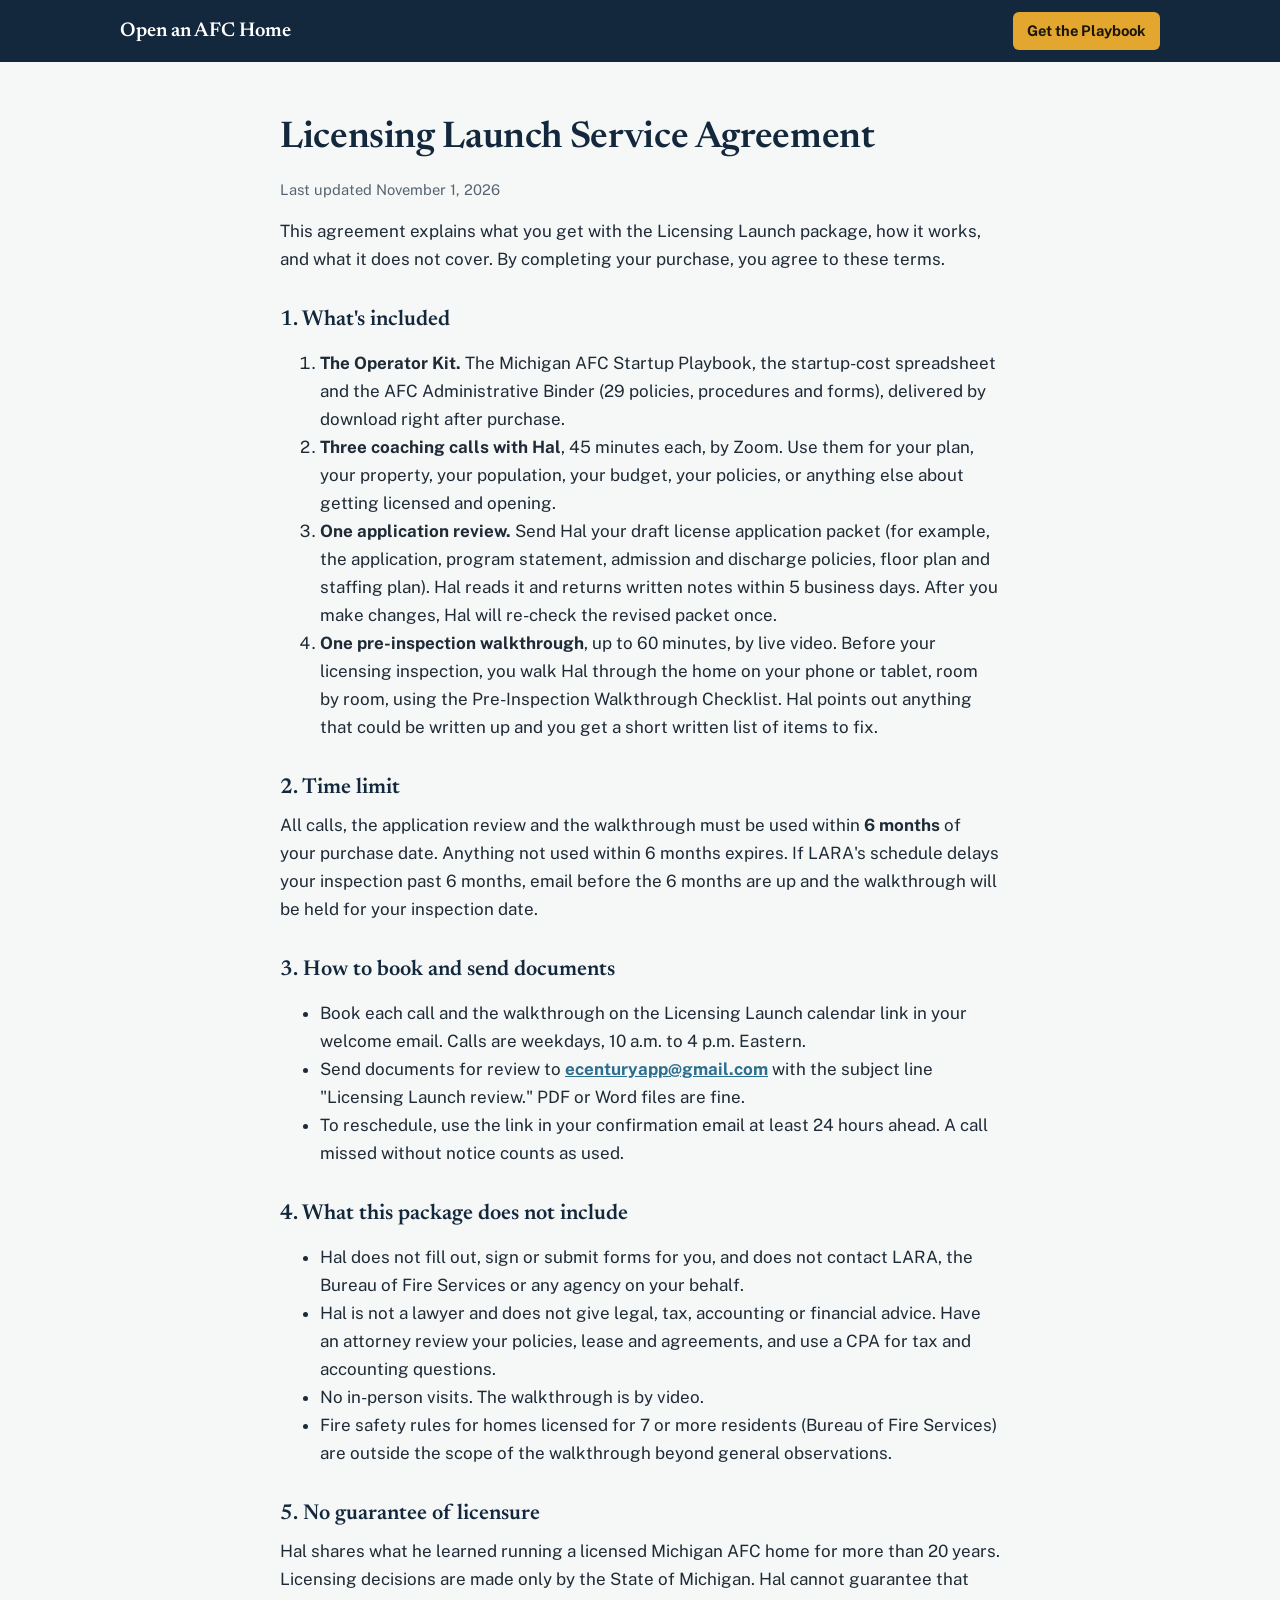
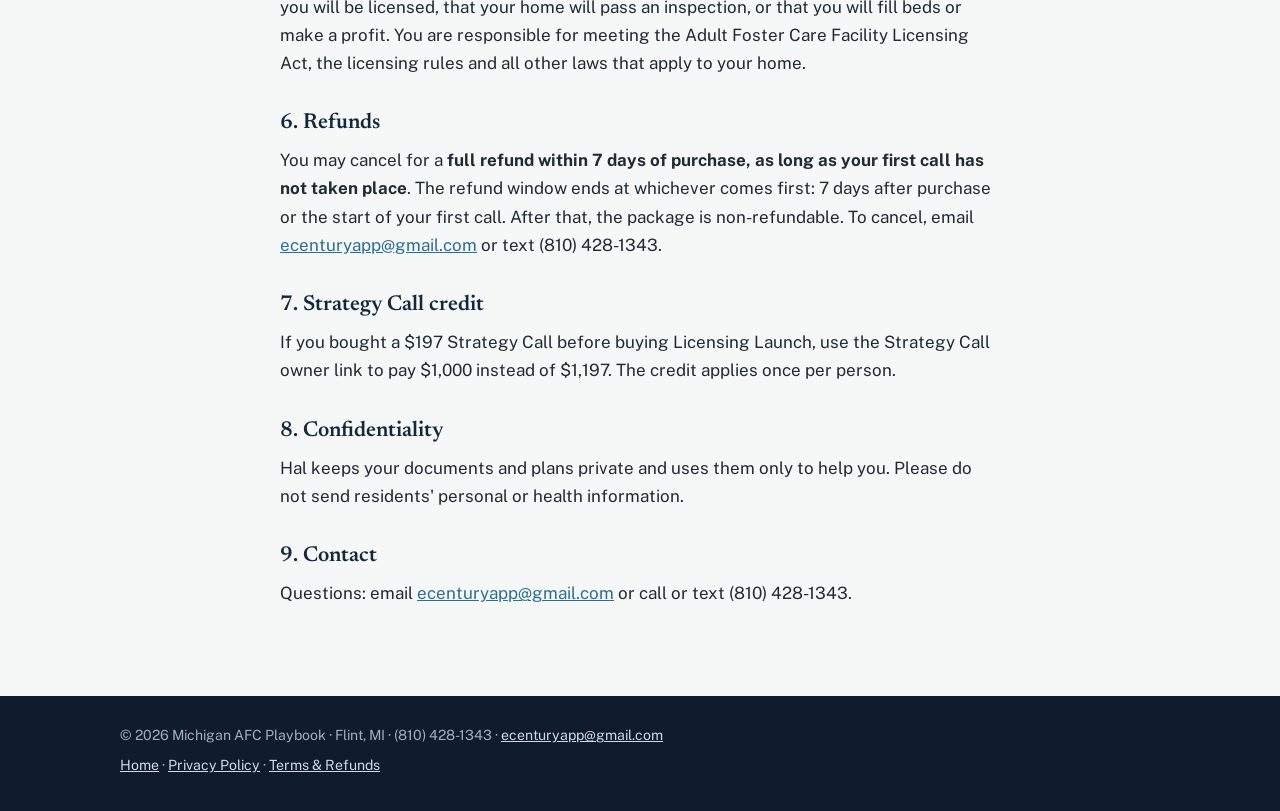
<file: licensing-launch-terms.html>
<!doctype html>
<html lang="en"><head><meta charset="utf-8"><meta name="viewport" content="width=device-width, initial-scale=1">
<title>Licensing Launch Service Agreement · Michigan AFC Playbook</title>
<link rel="stylesheet" href="https://fonts.googleapis.com/css2?family=Newsreader:opsz,wght@6..72,500;6..72,600&family=Public+Sans:wght@400;500;600;700&display=swap">
<link rel="stylesheet" href="styles.css"><!-- Meta Pixel -->
<script>
!function(f,b,e,v,n,t,s){if(f.fbq)return;n=f.fbq=function(){n.callMethod?n.callMethod.apply(n,arguments):n.queue.push(arguments)};if(!f._fbq)f._fbq=n;n.push=n;n.loaded=!0;n.version='2.0';n.queue=[];t=b.createElement(e);t.async=!0;t.src=v;s=b.getElementsByTagName(e)[0];s.parentNode.insertBefore(t,s)}(window,document,'script','https://connect.facebook.net/en_US/fbevents.js');
fbq('init','3702520369896985');
fbq('track','PageView');
document.addEventListener('click',function(ev){var a=ev.target.closest&&ev.target.closest('a[href*="buy.stripe.com"]');if(!a)return;var call=a.href.indexOf('fZu9AVecd91j5R3edpbII01')>-1;fbq('track','InitiateCheckout',{value:call?197:67,currency:'USD',content_name:call?'AFC Strategy Call':'Michigan AFC Startup Playbook'});});
</script>
<noscript><img height="1" width="1" style="display:none" src="https://www.facebook.com/tr?id=3702520369896985&ev=PageView&noscript=1" alt=""></noscript>
<!-- End Meta Pixel -->
</head><body>
<header class="topbar"><div class="wrap topbar-in"><a class="brand" href="/">Open an AFC Home</a>
<nav aria-label="Main"><a class="nav-buy" href="https://buy.stripe.com/8x2dRb1prdhzdjv6KXbII00">Get the Playbook</a></nav></div></header>
<main class="wrap legal">
  
  <h1>Licensing Launch Service Agreement</h1>
<p class="updated">Last updated November 1, 2026</p>
  
  <p>This agreement explains what you get with the Licensing Launch package, how it works, and what it does not cover. By completing your purchase, you agree to these terms.</p>

  <h2>1. What's included</h2>
  <ol>
    <li><strong>The Operator Kit.</strong> The Michigan AFC Startup Playbook, the startup-cost spreadsheet and the AFC Administrative Binder (29 policies, procedures and forms), delivered by download right after purchase.</li>
    <li><strong>Three coaching calls with Hal</strong>, 45 minutes each, by Zoom. Use them for your plan, your property, your population, your budget, your policies, or anything else about getting licensed and opening.</li>
    <li><strong>One application review.</strong> Send Hal your draft license application packet (for example, the application, program statement, admission and discharge policies, floor plan and staffing plan). Hal reads it and returns written notes within 5 business days. After you make changes, Hal will re-check the revised packet once.</li>
    <li><strong>One pre-inspection walkthrough</strong>, up to 60 minutes, by live video. Before your licensing inspection, you walk Hal through the home on your phone or tablet, room by room, using the Pre-Inspection Walkthrough Checklist. Hal points out anything that could be written up and you get a short written list of items to fix.</li>
  </ol>

  <h2>2. Time limit</h2>
  <p>All calls, the application review and the walkthrough must be used within <strong>6 months</strong> of your purchase date. Anything not used within 6 months expires. If LARA's schedule delays your inspection past 6 months, email before the 6 months are up and the walkthrough will be held for your inspection date.</p>

  <h2>3. How to book and send documents</h2>
  <ul>
    <li>Book each call and the walkthrough on the Licensing Launch calendar link in your welcome email. Calls are weekdays, 10 a.m. to 4 p.m. Eastern.</li>
    <li>Send documents for review to <strong><a href="mailto:ecenturyapp@gmail.com">ecenturyapp@gmail.com</a></strong> with the subject line "Licensing Launch review." PDF or Word files are fine.</li>
    <li>To reschedule, use the link in your confirmation email at least 24 hours ahead. A call missed without notice counts as used.</li>
  </ul>

  <h2>4. What this package does not include</h2>
  <ul>
    <li>Hal does not fill out, sign or submit forms for you, and does not contact LARA, the Bureau of Fire Services or any agency on your behalf.</li>
    <li>Hal is not a lawyer and does not give legal, tax, accounting or financial advice. Have an attorney review your policies, lease and agreements, and use a CPA for tax and accounting questions.</li>
    <li>No in-person visits. The walkthrough is by video.</li>
    <li>Fire safety rules for homes licensed for 7 or more residents (Bureau of Fire Services) are outside the scope of the walkthrough beyond general observations.</li>
  </ul>

  <h2>5. No guarantee of licensure</h2>
  <p>Hal shares what he learned running a licensed Michigan AFC home for more than 20 years. Licensing decisions are made only by the State of Michigan. Hal cannot guarantee that you will be licensed, that your home will pass an inspection, or that you will fill beds or make a profit. You are responsible for meeting the Adult Foster Care Facility Licensing Act, the licensing rules and all other laws that apply to your home.</p>

  <h2>6. Refunds</h2>
  <p>You may cancel for a <strong>full refund within 7 days of purchase, as long as your first call has not taken place</strong>. The refund window ends at whichever comes first: 7 days after purchase or the start of your first call. After that, the package is non-refundable. To cancel, email <a href="mailto:ecenturyapp@gmail.com">ecenturyapp@gmail.com</a> or text (810) 428-1343.</p>

  <h2>7. Strategy Call credit</h2>
  <p>If you bought a $197 Strategy Call before buying Licensing Launch, use the Strategy Call owner link to pay $1,000 instead of $1,197. The credit applies once per person.</p>

  <h2>8. Confidentiality</h2>
  <p>Hal keeps your documents and plans private and uses them only to help you. Please do not send residents' personal or health information.</p>

  <h2>9. Contact</h2>
  <p>Questions: email <a href="mailto:ecenturyapp@gmail.com">ecenturyapp@gmail.com</a> or call or text (810) 428-1343.</p>

</main>
<footer class="foot"><div class="wrap foot-in">
<p>© 2026 Michigan AFC Playbook · Flint, MI · (810) 428-1343 · <a href="mailto:ecenturyapp@gmail.com">ecenturyapp@gmail.com</a></p>
<p><a href="/">Home</a> · <a href="/privacy.html">Privacy Policy</a> · <a href="/terms.html">Terms &amp; Refunds</a></p>
</div></footer></body></html>
</file>
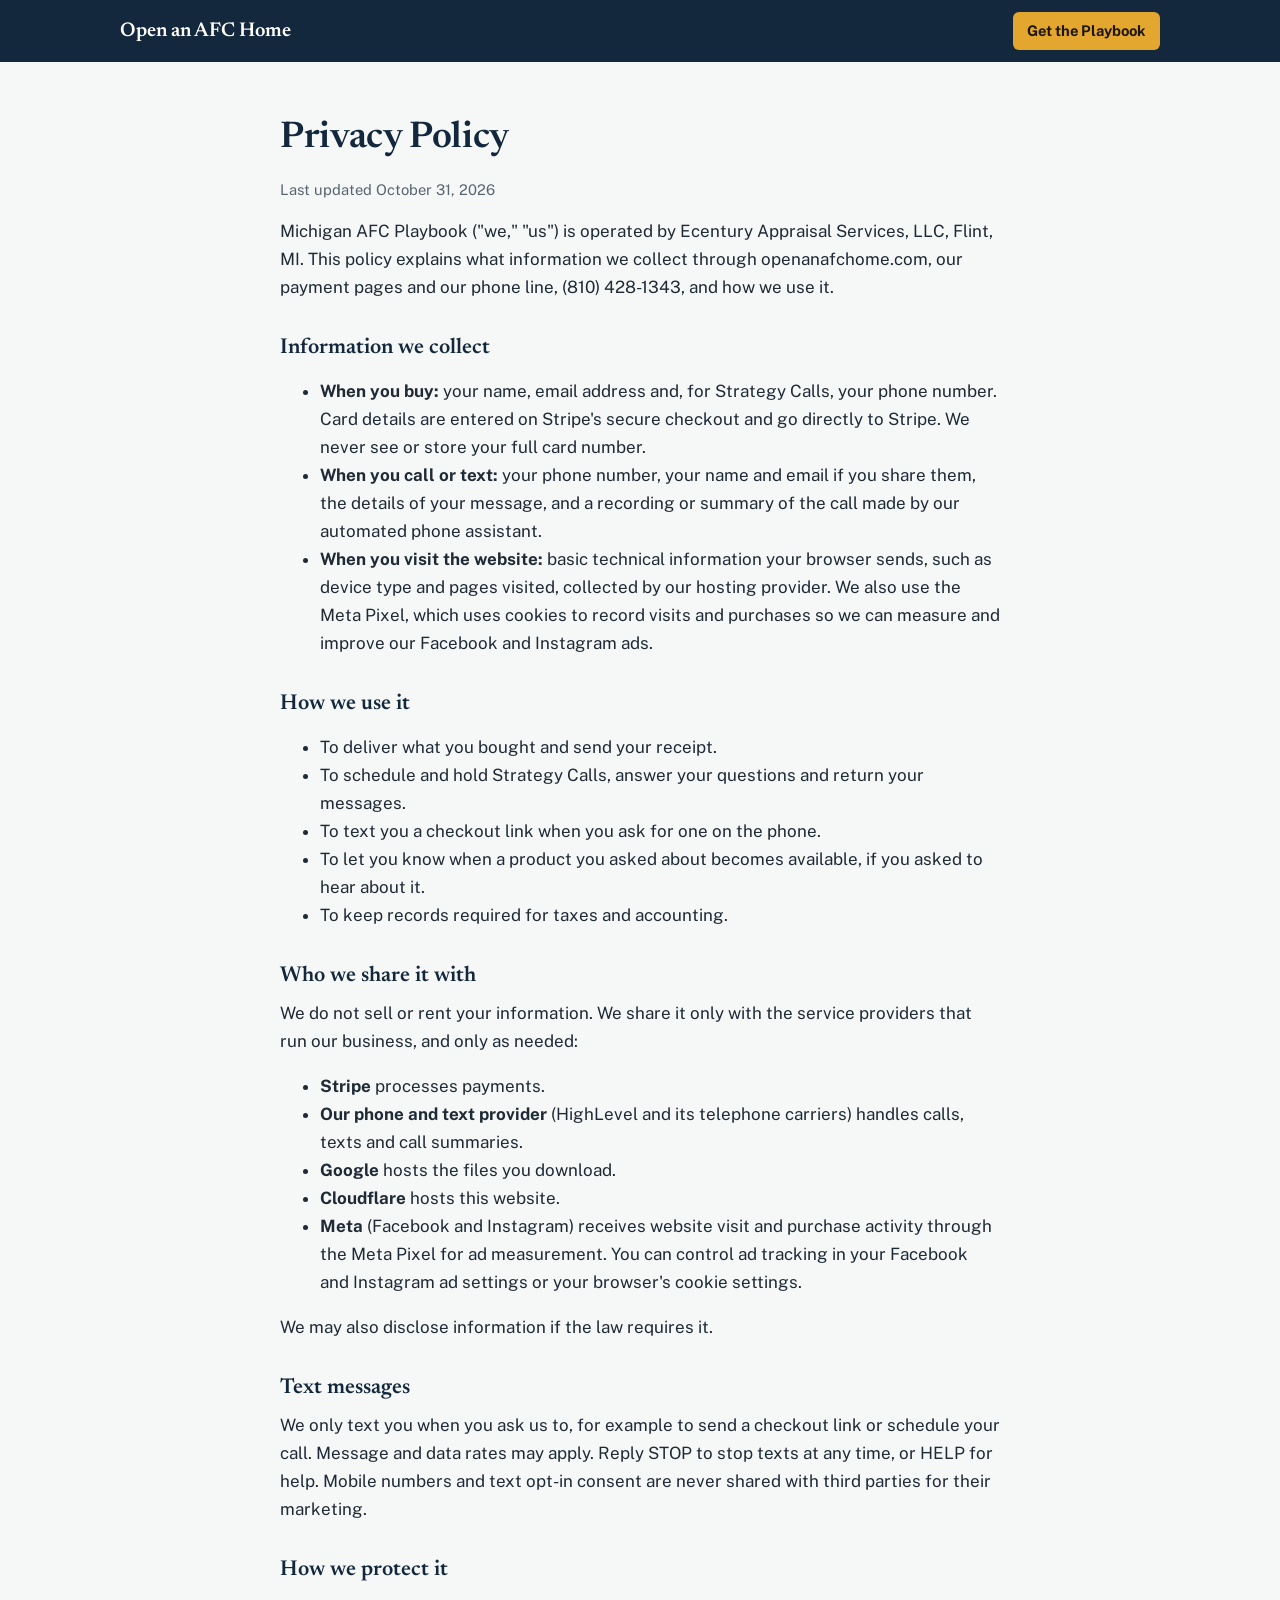
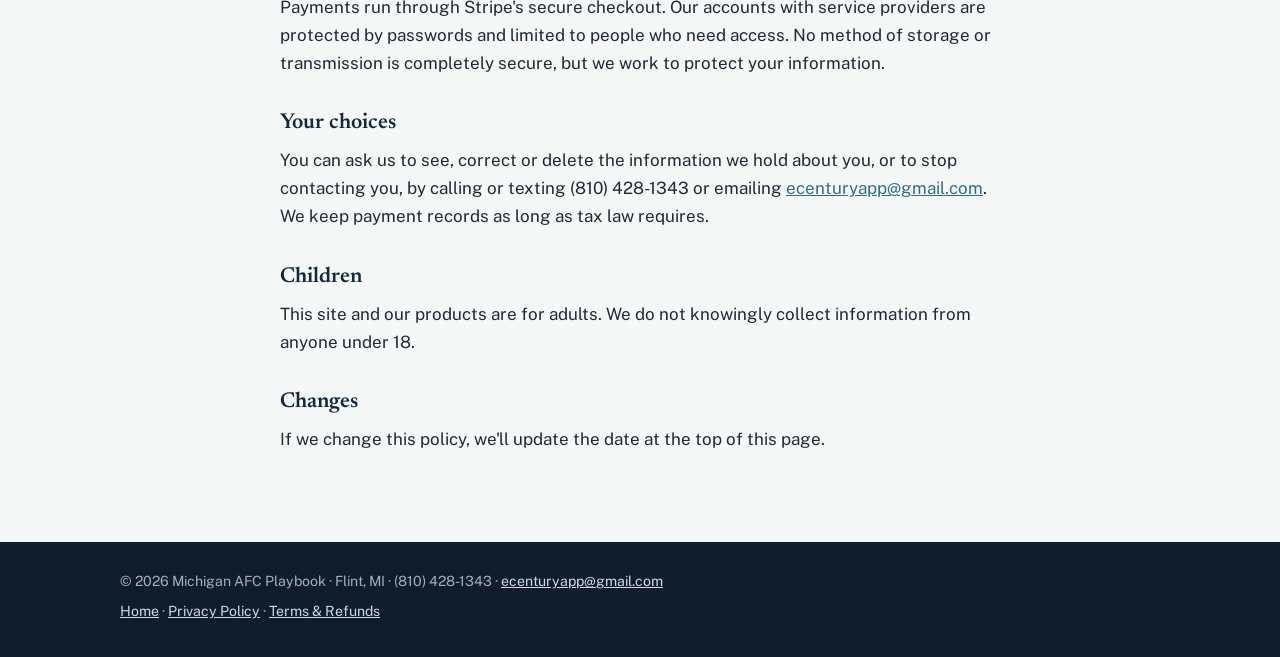
<file: privacy.html>
<!doctype html>
<html lang="en"><head><meta charset="utf-8"><meta name="viewport" content="width=device-width, initial-scale=1">
<title>Privacy Policy · Michigan AFC Playbook</title>
<link rel="stylesheet" href="https://fonts.googleapis.com/css2?family=Newsreader:opsz,wght@6..72,500;6..72,600&family=Public+Sans:wght@400;500;600;700&display=swap">
<link rel="stylesheet" href="styles.css"><!-- Meta Pixel -->
<script>
!function(f,b,e,v,n,t,s){if(f.fbq)return;n=f.fbq=function(){n.callMethod?n.callMethod.apply(n,arguments):n.queue.push(arguments)};if(!f._fbq)f._fbq=n;n.push=n;n.loaded=!0;n.version='2.0';n.queue=[];t=b.createElement(e);t.async=!0;t.src=v;s=b.getElementsByTagName(e)[0];s.parentNode.insertBefore(t,s)}(window,document,'script','https://connect.facebook.net/en_US/fbevents.js');
fbq('init','3702520369896985');
fbq('track','PageView');
document.addEventListener('click',function(ev){var a=ev.target.closest&&ev.target.closest('a[href*="buy.stripe.com"]');if(!a)return;var call=a.href.indexOf('fZu9AVecd91j5R3edpbII01')>-1;fbq('track','InitiateCheckout',{value:call?197:67,currency:'USD',content_name:call?'AFC Strategy Call':'Michigan AFC Startup Playbook'});});
</script>
<noscript><img height="1" width="1" style="display:none" src="https://www.facebook.com/tr?id=3702520369896985&ev=PageView&noscript=1" alt=""></noscript>
<!-- End Meta Pixel -->
</head><body>
<header class="topbar"><div class="wrap topbar-in"><a class="brand" href="/">Open an AFC Home</a>
<nav aria-label="Main"><a class="nav-buy" href="https://buy.stripe.com/8x2dRb1prdhzdjv6KXbII00">Get the Playbook</a></nav></div></header>
<main class="wrap legal"><h1>Privacy Policy</h1>
<p class="updated">Last updated October 31, 2026</p>
<p>Michigan AFC Playbook ("we," "us") is operated by Ecentury Appraisal Services, LLC, Flint, MI. This policy explains what information we collect through openanafchome.com, our payment pages and our phone line, (810) 428-1343, and how we use it.</p>
<h2>Information we collect</h2>
<ul>
<li><b>When you buy:</b> your name, email address and, for Strategy Calls, your phone number. Card details are entered on Stripe's secure checkout and go directly to Stripe. We never see or store your full card number.</li>
<li><b>When you call or text:</b> your phone number, your name and email if you share them, the details of your message, and a recording or summary of the call made by our automated phone assistant.</li>
<li><b>When you visit the website:</b> basic technical information your browser sends, such as device type and pages visited, collected by our hosting provider. We also use the Meta Pixel, which uses cookies to record visits and purchases so we can measure and improve our Facebook and Instagram ads.</li>
</ul>
<h2>How we use it</h2>
<ul>
<li>To deliver what you bought and send your receipt.</li>
<li>To schedule and hold Strategy Calls, answer your questions and return your messages.</li>
<li>To text you a checkout link when you ask for one on the phone.</li>
<li>To let you know when a product you asked about becomes available, if you asked to hear about it.</li>
<li>To keep records required for taxes and accounting.</li>
</ul>
<h2>Who we share it with</h2>
<p>We do not sell or rent your information. We share it only with the service providers that run our business, and only as needed:</p>
<ul>
<li><b>Stripe</b> processes payments.</li>
<li><b>Our phone and text provider</b> (HighLevel and its telephone carriers) handles calls, texts and call summaries.</li>
<li><b>Google</b> hosts the files you download.</li>
<li><b>Cloudflare</b> hosts this website.</li>
<li><b>Meta</b> (Facebook and Instagram) receives website visit and purchase activity through the Meta Pixel for ad measurement. You can control ad tracking in your Facebook and Instagram ad settings or your browser's cookie settings.</li>
</ul>
<p>We may also disclose information if the law requires it.</p>
<h2>Text messages</h2>
<p>We only text you when you ask us to, for example to send a checkout link or schedule your call. Message and data rates may apply. Reply STOP to stop texts at any time, or HELP for help. Mobile numbers and text opt-in consent are never shared with third parties for their marketing.</p>
<h2>How we protect it</h2>
<p>Payments run through Stripe's secure checkout. Our accounts with service providers are protected by passwords and limited to people who need access. No method of storage or transmission is completely secure, but we work to protect your information.</p>
<h2>Your choices</h2>
<p>You can ask us to see, correct or delete the information we hold about you, or to stop contacting you, by calling or texting (810) 428-1343 or emailing <a href="mailto:ecenturyapp@gmail.com">ecenturyapp@gmail.com</a>. We keep payment records as long as tax law requires.</p>
<h2>Children</h2>
<p>This site and our products are for adults. We do not knowingly collect information from anyone under 18.</p>
<h2>Changes</h2>
<p>If we change this policy, we'll update the date at the top of this page.</p>
</main>
<footer class="foot"><div class="wrap foot-in">
<p>© 2026 Michigan AFC Playbook · Flint, MI · (810) 428-1343 · <a href="mailto:ecenturyapp@gmail.com">ecenturyapp@gmail.com</a></p>
<p><a href="/">Home</a> · <a href="/privacy.html">Privacy Policy</a> · <a href="/terms.html">Terms &amp; Refunds</a></p>
</div></footer></body></html>
</file>
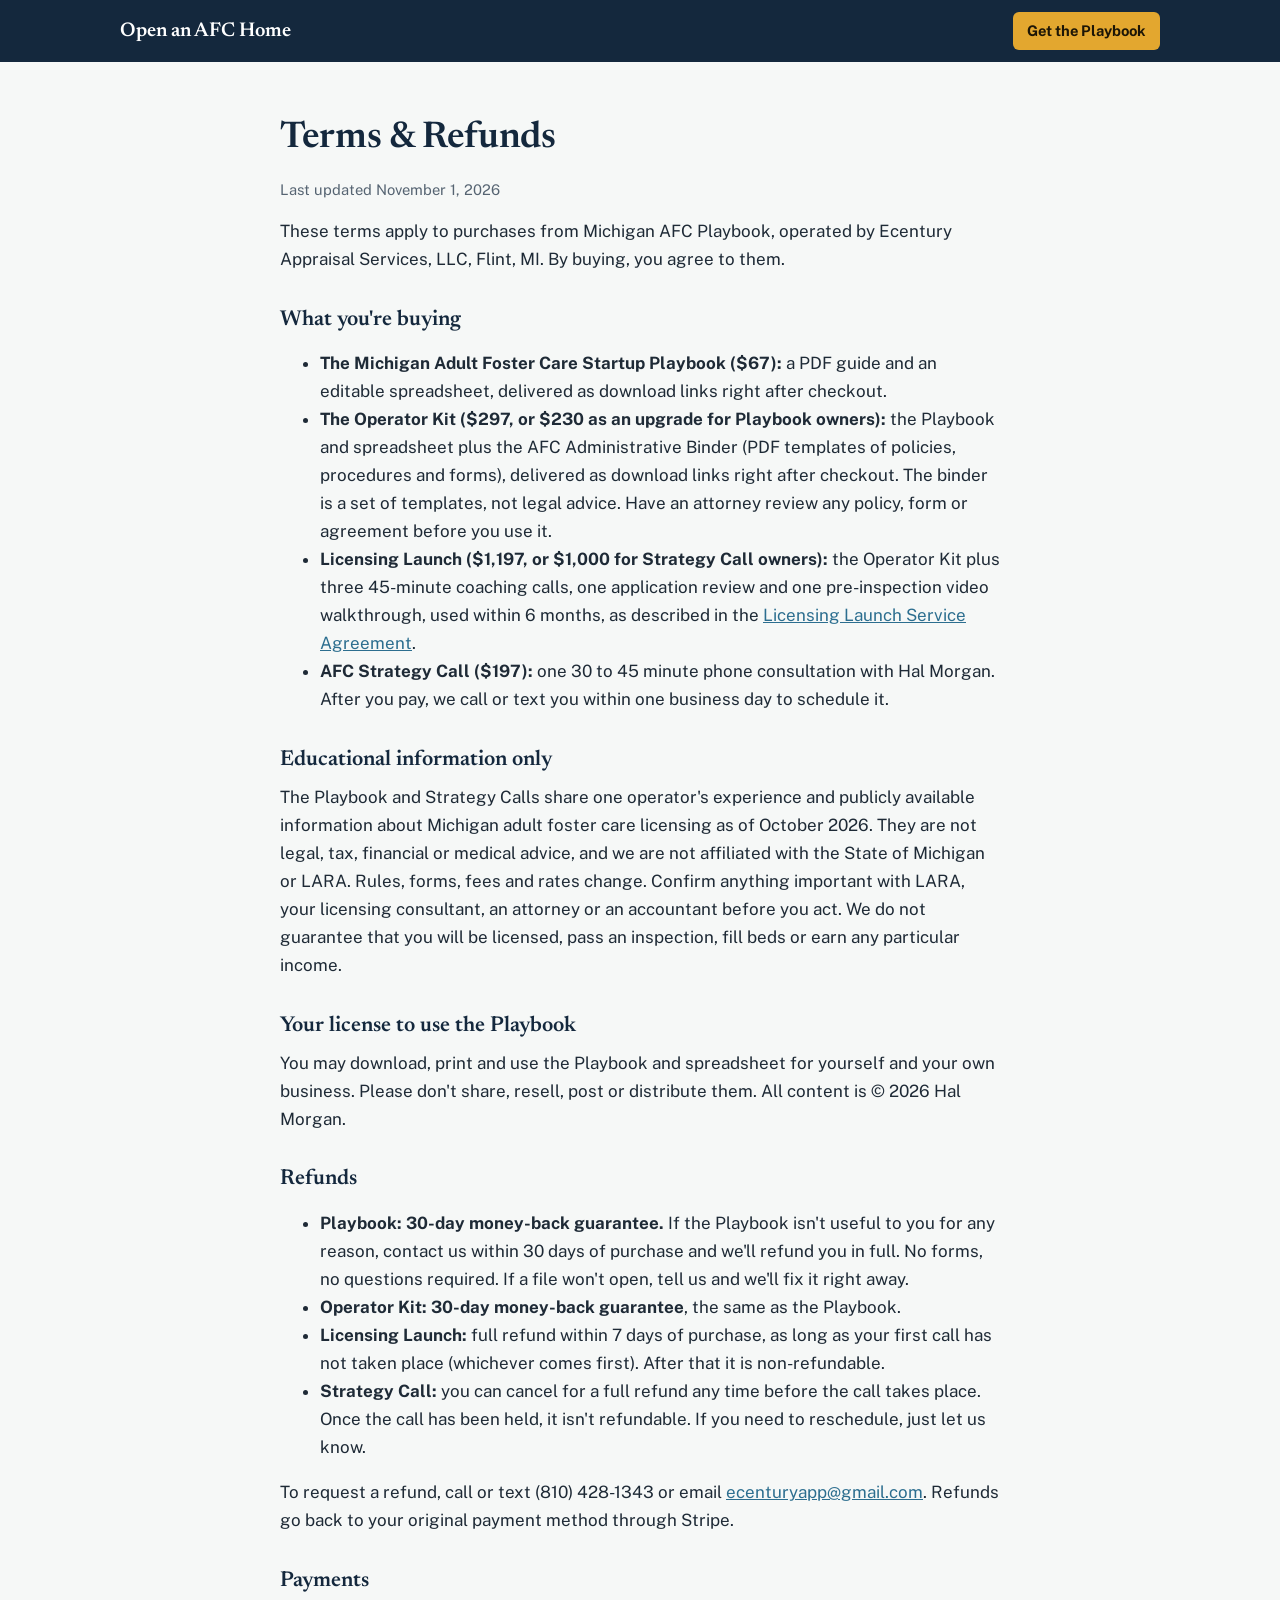
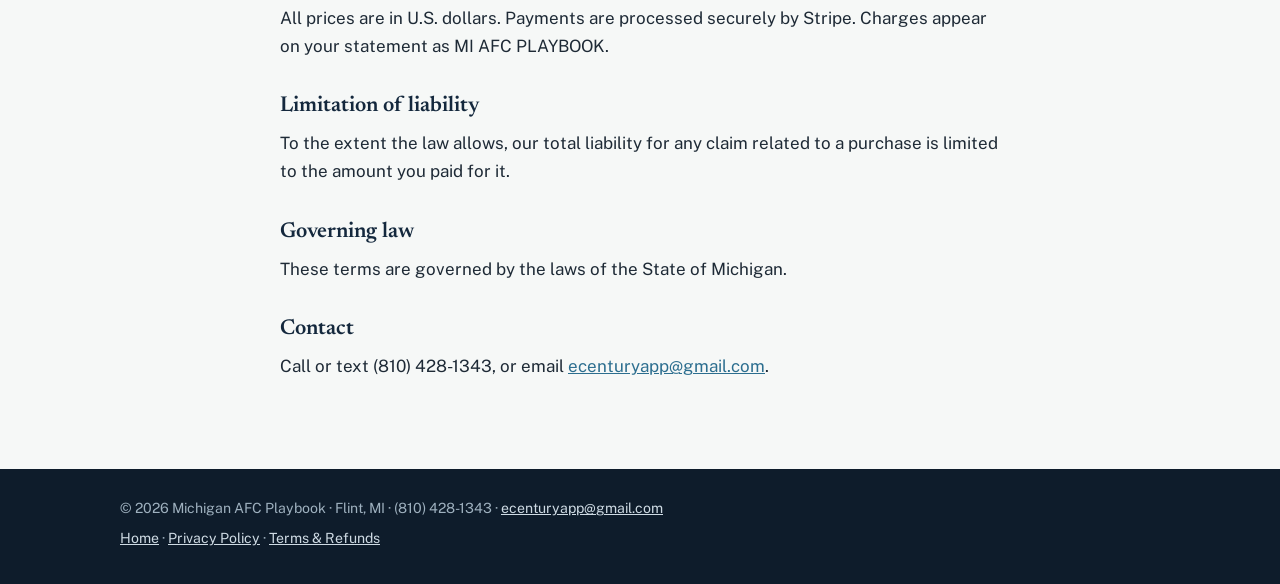
<file: terms.html>
<!doctype html>
<html lang="en"><head><meta charset="utf-8"><meta name="viewport" content="width=device-width, initial-scale=1">
<title>Terms & Refunds · Michigan AFC Playbook</title>
<link rel="stylesheet" href="https://fonts.googleapis.com/css2?family=Newsreader:opsz,wght@6..72,500;6..72,600&family=Public+Sans:wght@400;500;600;700&display=swap">
<link rel="stylesheet" href="styles.css"><!-- Meta Pixel -->
<script>
!function(f,b,e,v,n,t,s){if(f.fbq)return;n=f.fbq=function(){n.callMethod?n.callMethod.apply(n,arguments):n.queue.push(arguments)};if(!f._fbq)f._fbq=n;n.push=n;n.loaded=!0;n.version='2.0';n.queue=[];t=b.createElement(e);t.async=!0;t.src=v;s=b.getElementsByTagName(e)[0];s.parentNode.insertBefore(t,s)}(window,document,'script','https://connect.facebook.net/en_US/fbevents.js');
fbq('init','3702520369896985');
fbq('track','PageView');
document.addEventListener('click',function(ev){var a=ev.target.closest&&ev.target.closest('a[href*="buy.stripe.com"]');if(!a)return;var call=a.href.indexOf('fZu9AVecd91j5R3edpbII01')>-1;fbq('track','InitiateCheckout',{value:call?197:67,currency:'USD',content_name:call?'AFC Strategy Call':'Michigan AFC Startup Playbook'});});
</script>
<noscript><img height="1" width="1" style="display:none" src="https://www.facebook.com/tr?id=3702520369896985&ev=PageView&noscript=1" alt=""></noscript>
<!-- End Meta Pixel -->
</head><body>
<header class="topbar"><div class="wrap topbar-in"><a class="brand" href="/">Open an AFC Home</a>
<nav aria-label="Main"><a class="nav-buy" href="https://buy.stripe.com/8x2dRb1prdhzdjv6KXbII00">Get the Playbook</a></nav></div></header>
<main class="wrap legal"><h1>Terms &amp; Refunds</h1>
<p class="updated">Last updated November 1, 2026</p>
<p>These terms apply to purchases from Michigan AFC Playbook, operated by Ecentury Appraisal Services, LLC, Flint, MI. By buying, you agree to them.</p>
<h2>What you're buying</h2>
<ul>
<li><b>The Michigan Adult Foster Care Startup Playbook ($67):</b> a PDF guide and an editable spreadsheet, delivered as download links right after checkout.</li>
<li><b>The Operator Kit ($297, or $230 as an upgrade for Playbook owners):</b> the Playbook and spreadsheet plus the AFC Administrative Binder (PDF templates of policies, procedures and forms), delivered as download links right after checkout. The binder is a set of templates, not legal advice. Have an attorney review any policy, form or agreement before you use it.</li>
<li><b>Licensing Launch ($1,197, or $1,000 for Strategy Call owners):</b> the Operator Kit plus three 45-minute coaching calls, one application review and one pre-inspection video walkthrough, used within 6 months, as described in the <a href="/licensing-launch-terms.html">Licensing Launch Service Agreement</a>.</li>
<li><b>AFC Strategy Call ($197):</b> one 30 to 45 minute phone consultation with Hal Morgan. After you pay, we call or text you within one business day to schedule it.</li>
</ul>
<h2>Educational information only</h2>
<p>The Playbook and Strategy Calls share one operator's experience and publicly available information about Michigan adult foster care licensing as of October 2026. They are not legal, tax, financial or medical advice, and we are not affiliated with the State of Michigan or LARA. Rules, forms, fees and rates change. Confirm anything important with LARA, your licensing consultant, an attorney or an accountant before you act. We do not guarantee that you will be licensed, pass an inspection, fill beds or earn any particular income.</p>
<h2>Your license to use the Playbook</h2>
<p>You may download, print and use the Playbook and spreadsheet for yourself and your own business. Please don't share, resell, post or distribute them. All content is © 2026 Hal Morgan.</p>
<h2>Refunds</h2>
<ul>
<li><b>Playbook: 30-day money-back guarantee.</b> If the Playbook isn't useful to you for any reason, contact us within 30 days of purchase and we'll refund you in full. No forms, no questions required. If a file won't open, tell us and we'll fix it right away.</li>
<li><b>Operator Kit: 30-day money-back guarantee</b>, the same as the Playbook.</li>
<li><b>Licensing Launch:</b> full refund within 7 days of purchase, as long as your first call has not taken place (whichever comes first). After that it is non-refundable.</li>
<li><b>Strategy Call:</b> you can cancel for a full refund any time before the call takes place. Once the call has been held, it isn't refundable. If you need to reschedule, just let us know.</li>
</ul>
<p>To request a refund, call or text (810) 428-1343 or email <a href="mailto:ecenturyapp@gmail.com">ecenturyapp@gmail.com</a>. Refunds go back to your original payment method through Stripe.</p>
<h2>Payments</h2>
<p>All prices are in U.S. dollars. Payments are processed securely by Stripe. Charges appear on your statement as MI AFC PLAYBOOK.</p>
<h2>Limitation of liability</h2>
<p>To the extent the law allows, our total liability for any claim related to a purchase is limited to the amount you paid for it.</p>
<h2>Governing law</h2>
<p>These terms are governed by the laws of the State of Michigan.</p>
<h2>Contact</h2>
<p>Call or text (810) 428-1343, or email <a href="mailto:ecenturyapp@gmail.com">ecenturyapp@gmail.com</a>.</p>
</main>
<footer class="foot"><div class="wrap foot-in">
<p>© 2026 Michigan AFC Playbook · Flint, MI · (810) 428-1343 · <a href="mailto:ecenturyapp@gmail.com">ecenturyapp@gmail.com</a></p>
<p><a href="/">Home</a> · <a href="/privacy.html">Privacy Policy</a> · <a href="/terms.html">Terms &amp; Refunds</a></p>
</div></footer></body></html>
</file>
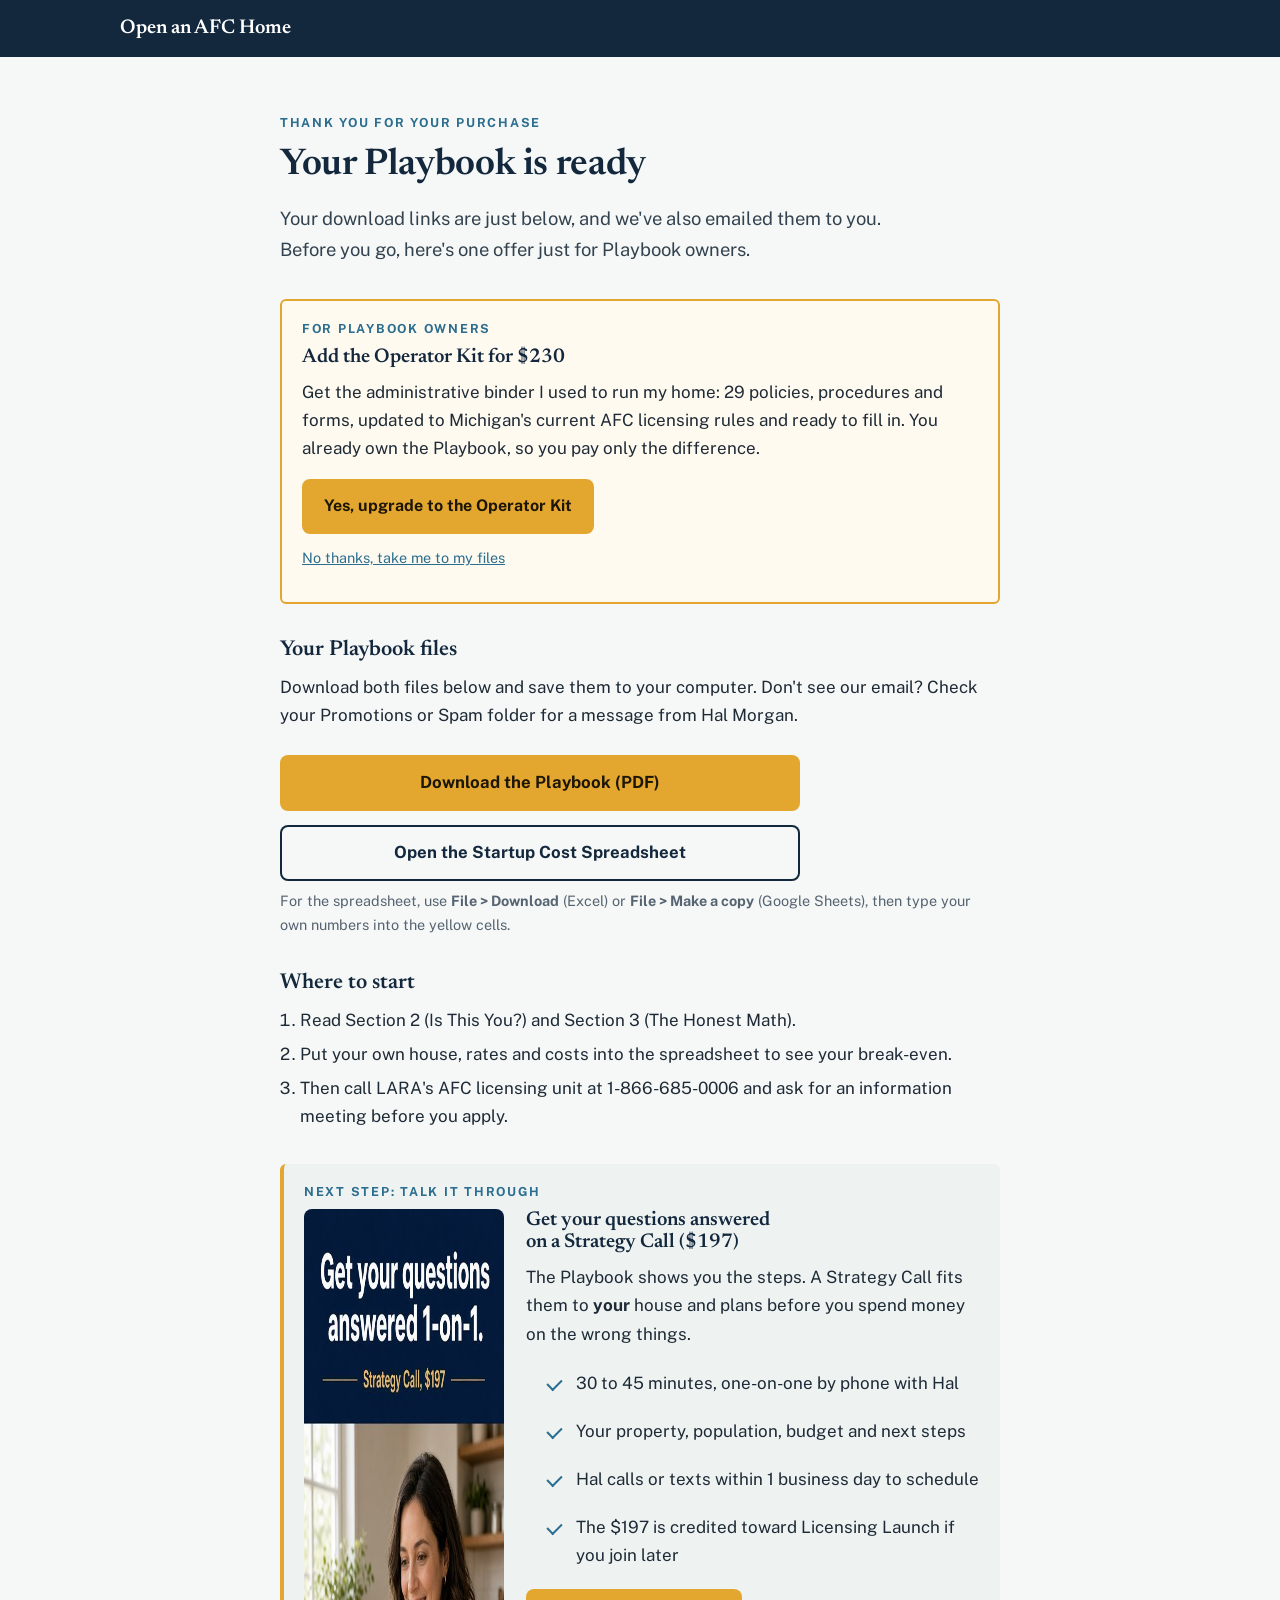
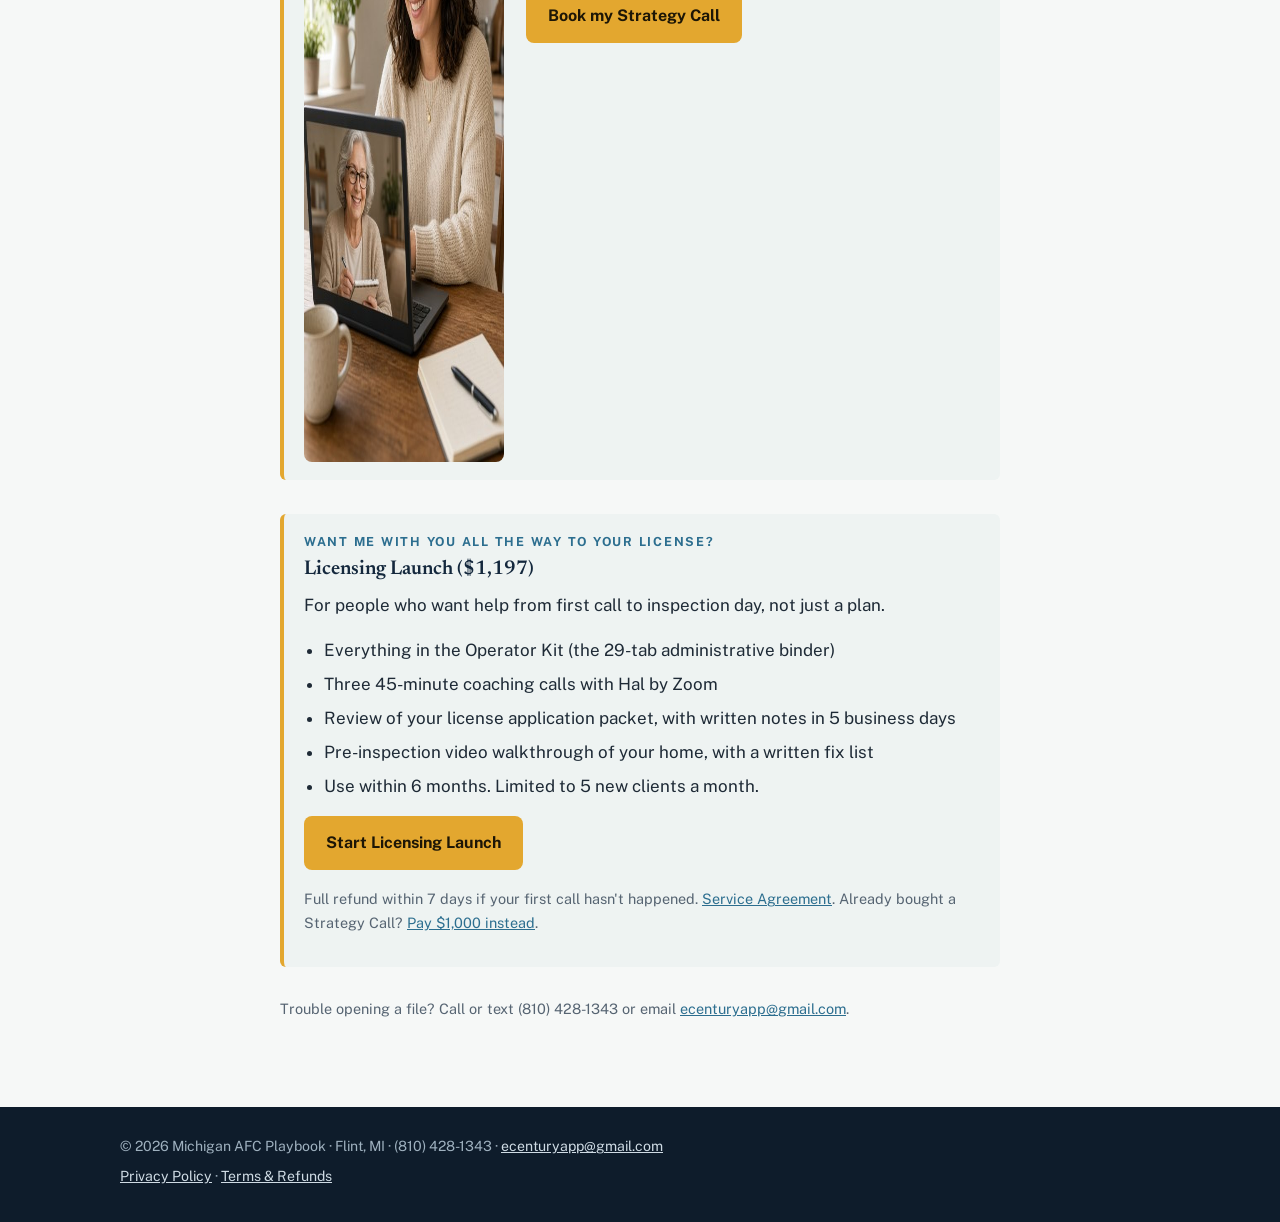
<file: thank-you.html>
<!doctype html>
<html lang="en"><head><meta charset="utf-8"><meta name="viewport" content="width=device-width, initial-scale=1">
<title>Your Playbook Files · Michigan AFC Playbook</title>
<meta name="robots" content="noindex, nofollow">
<link rel="stylesheet" href="https://fonts.googleapis.com/css2?family=Newsreader:opsz,wght@6..72,500;6..72,600&family=Public+Sans:wght@400;500;600;700&display=swap">
<link rel="stylesheet" href="styles.css">
<style>
.dl{display:grid;gap:14px;margin:26px 0 8px;max-width:520px}
.dl .btn{display:block;text-align:center;font-size:1.05rem}
.steps{margin:10px 0 0;padding-left:1.2em}
.steps li{margin:6px 0}
.callbox{background:#eef3f2;border-left:4px solid var(--amber);border-radius:6px;padding:18px 20px;margin-top:34px}
.callbox h2{margin-top:0;font-size:1.25rem}
.offerrow{display:flex;gap:22px;align-items:flex-start}
.offerrow img{width:200px;max-width:40%;border-radius:8px;flex-shrink:0}
.offerrow .ticks{margin:10px 0 16px;padding-left:1.2em}
.offerrow .ticks li{margin:4px 0}
@media(max-width:560px){.offerrow{flex-direction:column}.offerrow img{width:100%;max-width:300px}}
</style><!-- Meta Pixel -->
<script>
!function(f,b,e,v,n,t,s){if(f.fbq)return;n=f.fbq=function(){n.callMethod?n.callMethod.apply(n,arguments):n.queue.push(arguments)};if(!f._fbq)f._fbq=n;n.push=n;n.loaded=!0;n.version='2.0';n.queue=[];t=b.createElement(e);t.async=!0;t.src=v;s=b.getElementsByTagName(e)[0];s.parentNode.insertBefore(t,s)}(window,document,'script','https://connect.facebook.net/en_US/fbevents.js');
fbq('init','3702520369896985');
fbq('track','PageView');
document.addEventListener('click',function(ev){var a=ev.target.closest&&ev.target.closest('a[href*="buy.stripe.com"]');if(!a)return;var call=a.href.indexOf('fZu9AVecd91j5R3edpbII01')>-1,kit=a.hasAttribute('data-kit'),up=a.hasAttribute('data-upgrade'),ll=a.hasAttribute('data-launch'),lc=a.hasAttribute('data-launch-credit');fbq('track','InitiateCheckout',{value:lc?1000:ll?1197:up?230:kit?297:call?197:67,currency:'USD',content_name:(ll||lc)?'AFC Licensing Launch':up?'Operator Kit Upgrade':kit?'AFC Operator Kit':call?'AFC Strategy Call':'Michigan AFC Startup Playbook'});});
try{if(!sessionStorage.getItem('afc_purchase_tracked')){fbq('track','Purchase',{value:67,currency:'USD',content_name:'Michigan AFC Startup Playbook'});sessionStorage.setItem('afc_purchase_tracked','1');}}catch(e){fbq('track','Purchase',{value:67,currency:'USD',content_name:'Michigan AFC Startup Playbook'});}
</script>
<noscript><img height="1" width="1" style="display:none" src="https://www.facebook.com/tr?id=3702520369896985&ev=PageView&noscript=1" alt=""></noscript>
<!-- End Meta Pixel -->
</head><body>
<header class="topbar"><div class="wrap topbar-in"><a class="brand" href="/">Open an AFC Home</a></div></header>
<main class="wrap legal">
<p class="eyebrow">Thank you for your purchase</p>
<h1>Your Playbook is ready</h1>
<p class="lede">Your download links are just below, and we've also emailed them to you. Before you go, here's one offer just for Playbook owners.</p>
<div class="callbox" style="background:#fffaf0;border:2px solid #e3a72f">
  <p class="eyebrow" style="margin:0 0 6px">For Playbook owners</p>
  <h2>Add the Operator Kit for $230</h2>
  <p>Get the administrative binder I used to run my home: 29 policies, procedures and forms, updated to Michigan's current AFC licensing rules and ready to fill in. You already own the Playbook, so you pay only the difference.</p>
  <a class="btn btn-primary" href="https://buy.stripe.com/6oU6oJ3xzdhz1AN3yLbII03" data-upgrade>Yes, upgrade to the Operator Kit</a>
  <p class="fine" style="margin-top:12px"><a href="#files">No thanks, take me to my files</a></p>
</div>
<h2 id="files">Your Playbook files</h2>
<p>Download both files below and save them to your computer. Don't see our email? Check your Promotions or Spam folder for a message from Hal Morgan.</p>
<div class="dl">
  <a class="btn btn-primary" href="https://drive.google.com/file/d/1qZ2tq_AVTWdYaVPqRPPs1lMHmdud-u6U/view?usp=sharing" target="_blank" rel="noopener">Download the Playbook (PDF)</a>
  <a class="btn btn-ghost" href="https://docs.google.com/spreadsheets/d/1Bqayf-Nz18RHAK6b-XmD2FRw_L7I-mYM/edit?usp=sharing" target="_blank" rel="noopener">Open the Startup Cost Spreadsheet</a>
</div>
<p class="fine">For the spreadsheet, use <b>File &gt; Download</b> (Excel) or <b>File &gt; Make a copy</b> (Google Sheets), then type your own numbers into the yellow cells.</p>
<h2>Where to start</h2>
<ol class="steps">
  <li>Read Section 2 (Is This You?) and Section 3 (The Honest Math).</li>
  <li>Put your own house, rates and costs into the spreadsheet to see your break-even.</li>
  <li>Then call LARA's AFC licensing unit at 1-866-685-0006 and ask for an information meeting before you apply.</li>
</ol>
<div class="callbox" id="strategy-call">
  <p class="eyebrow" style="margin:0 0 6px">Next step: talk it through</p>
  <div class="offerrow">
    <img src="img/strategy-call.jpg" alt="A one-on-one Strategy Call about opening an AFC home" width="480" height="853" loading="lazy">
    <div>
      <h2>Get your questions answered on a Strategy Call ($197)</h2>
      <p>The Playbook shows you the steps. A Strategy Call fits them to <b>your</b> house and plans before you spend money on the wrong things.</p>
      <ul class="ticks">
        <li>30 to 45 minutes, one-on-one by phone with Hal</li>
        <li>Your property, population, budget and next steps</li>
        <li>Hal calls or texts within 1 business day to schedule</li>
        <li>The $197 is credited toward Licensing Launch if you join later</li>
      </ul>
      <a class="btn btn-primary" href="https://buy.stripe.com/fZu9AVecd91j5R3edpbII01">Book my Strategy Call</a>
    </div>
  </div>
</div>
<div class="callbox" id="launch">
  <p class="eyebrow" style="margin:0 0 6px">Want me with you all the way to your license?</p>
  <h2>Licensing Launch ($1,197)</h2>
  <p>For people who want help from first call to inspection day, not just a plan.</p>
  <ul class="steps">
    <li>Everything in the Operator Kit (the 29-tab administrative binder)</li>
    <li>Three 45-minute coaching calls with Hal by Zoom</li>
    <li>Review of your license application packet, with written notes in 5 business days</li>
    <li>Pre-inspection video walkthrough of your home, with a written fix list</li>
    <li>Use within 6 months. Limited to 5 new clients a month.</li>
  </ul>
  <p style="margin-top:16px"><a class="btn btn-primary" href="https://buy.stripe.com/aFa6oJfghgtL2ERc5hbII04" data-launch>Start Licensing Launch</a></p>
  <p class="fine" style="margin-top:12px">Full refund within 7 days if your first call hasn't happened. <a href="/licensing-launch-terms.html">Service Agreement</a>. Already bought a Strategy Call? <a href="https://buy.stripe.com/6oU00l8RT91j7Zb5GTbII05" data-launch-credit>Pay $1,000 instead</a>.</p>
</div>
<p class="fine" style="margin-top:30px">Trouble opening a file? Call or text (810) 428-1343 or email <a href="mailto:ecenturyapp@gmail.com">ecenturyapp@gmail.com</a>.</p>
</main>
<footer class="foot"><div class="wrap foot-in">
<p>© 2026 Michigan AFC Playbook · Flint, MI · (810) 428-1343 · <a href="mailto:ecenturyapp@gmail.com">ecenturyapp@gmail.com</a></p>
<p><a href="/privacy.html">Privacy Policy</a> · <a href="/terms.html">Terms &amp; Refunds</a></p>
</div></footer>
</body></html>
</file>
<file: styles.css>
/* Layout: single-column sections in alternating bands; hero pairs the promise with a real inspection checklist card */
:root{
  --ink:#14283d;      /* deep lake navy */
  --lake:#2c6e8f;     /* links, secondary */
  --amber:#e3a72f;    /* porch-light accent */
  --amber-ink:#1d1606;
  --paper:#f6f8f7;    /* cool off-white */
  --card:#ffffff;
  --text:#1e2a36;
  --muted:#566472;
  --line:#dbe2e6;
  --soft:#eaf1f4;
  --display:"Newsreader",Georgia,"Times New Roman",serif;
  --body:"Public Sans","Segoe UI",system-ui,-apple-system,sans-serif;
  color-scheme:light;
}
*{box-sizing:border-box}
html{scroll-behavior:smooth}
@media (prefers-reduced-motion:reduce){html{scroll-behavior:auto}}
body{margin:0;background:var(--paper);color:var(--text);font:17px/1.65 var(--body)}
img{max-width:100%}
a{color:var(--lake)}
a:focus-visible,.btn:focus-visible,summary:focus-visible{outline:3px solid var(--amber);outline-offset:3px;border-radius:4px}
.wrap{max-width:1080px;margin:0 auto;padding-left:max(20px,env(safe-area-inset-left,0px));padding-right:max(20px,env(safe-area-inset-right,0px))}
h1,h2,h3{font-family:var(--display);color:var(--ink);font-weight:600;line-height:1.12;text-wrap:balance;margin:0 0 .5em}
h1{font-size:clamp(2.2rem,5.2vw,3.5rem);letter-spacing:-.01em}
h2{font-size:clamp(1.7rem,3.4vw,2.35rem)}
h3{font-size:1.45rem}
p{margin:0 0 1em}
.eyebrow{font-size:.78rem;font-weight:700;letter-spacing:.14em;text-transform:uppercase;color:var(--lake);margin-bottom:.9em}
.eyebrow-light{color:var(--amber)}

/* top bar */
.topbar{background:var(--ink);position:sticky;top:0;z-index:10}
.topbar-in{display:flex;align-items:center;justify-content:space-between;gap:16px;padding-block:12px;flex-wrap:wrap}
.brand{color:#fff;text-decoration:none;font-family:var(--display);font-size:1.25rem;font-weight:600}
.topbar nav{display:flex;gap:20px;align-items:center;flex-wrap:wrap}
.topbar nav a{color:#cfdbe4;text-decoration:none;font-size:.92rem;font-weight:500}
.topbar nav a:hover{color:#fff}
.topbar nav .nav-buy{background:var(--amber);color:var(--amber-ink);padding:7px 14px;border-radius:6px;font-weight:700}
@media (max-width:720px){.topbar nav a:not(.nav-buy){display:none}}

/* buttons */
.btn{display:inline-block;text-decoration:none;font-weight:700;font-size:1rem;padding:14px 22px;border-radius:8px;transition:transform .15s ease,background .15s ease}
.btn:hover{transform:translateY(-1px)}
@media (prefers-reduced-motion:reduce){.btn{transition:none}.btn:hover{transform:none}}
.btn-primary{background:var(--amber);color:var(--amber-ink)}
.btn-primary:hover{background:#eab649}
.btn-ghost{background:transparent;color:var(--ink);box-shadow:inset 0 0 0 2px var(--ink)}
.btn-block{display:block;text-align:center}

/* hero */
.hero{padding-block:64px 72px;background:linear-gradient(180deg,#e9f0f3 0%,var(--paper) 100%)}
.hero-grid{display:grid;grid-template-columns:1.25fr .95fr;gap:48px;align-items:center}
.hero-copy{min-width:0}
.lede{font-size:1.15rem;color:#33424f;max-width:58ch}
.cta-row{display:flex;gap:12px;flex-wrap:wrap;margin:26px 0 12px}
.fine{font-size:.9rem;color:var(--muted)}
.inspect{background:var(--card);border:1px solid var(--line);border-radius:12px;padding:22px 24px;box-shadow:0 18px 40px -24px rgba(20,40,61,.45);min-width:0}
.inspect-head{display:flex;justify-content:space-between;align-items:center;gap:10px;font-weight:700;color:var(--ink);font-size:.95rem;border-bottom:1px solid var(--line);padding-bottom:12px;margin-bottom:12px}
.tag{font-size:.7rem;font-weight:700;letter-spacing:.08em;text-transform:uppercase;padding:3px 8px;border-radius:4px}
.tag-mi{background:#dbe8f6;color:#1f4e78}
.checks{list-style:none;margin:0;padding:0;display:grid;gap:11px}
.checks li{position:relative;padding-left:32px;font-size:.97rem}
.checks li::before{content:"";position:absolute;left:0;top:3px;width:18px;height:18px;border:2px solid var(--lake);border-radius:4px}
.checks li::after{content:"";position:absolute;left:6px;top:6px;width:6px;height:10px;border:solid var(--lake);border-width:0 2.5px 2.5px 0;transform:rotate(45deg)}
.inspect-note{font-size:.88rem;color:var(--muted);margin:14px 0 0;border-top:1px dashed var(--line);padding-top:12px}

/* bands */
.band{padding-block:72px}
.band-quiet{background:#eef3f2}
.band-ink{background:var(--ink);color:#d8e3ea}
.band-ink h2{color:#fff}
.two-col{display:grid;grid-template-columns:1fr 1fr;gap:48px}
.two-col > div{min-width:0}
.center-ish{max-width:22ch}
.sub{color:var(--muted);max-width:60ch;margin-bottom:32px}
.ticks,.crosses{list-style:none;padding:0;margin:0;display:grid;gap:12px}
.ticks li,.crosses li{position:relative;padding-left:30px}
.ticks li::before{content:"";position:absolute;left:4px;top:7px;width:7px;height:12px;border:solid var(--lake);border-width:0 2.5px 2.5px 0;transform:rotate(45deg)}
.crosses li::before,.crosses li::after{content:"";position:absolute;left:2px;top:13px;width:15px;height:2.5px;background:#a35b4f;transform:rotate(45deg)}
.crosses li::after{transform:rotate(-45deg)}
.ticks-light li::before{border-color:var(--amber)}
.ticks-light b{color:#fff}

/* table of contents */
.toc{list-style:none;counter-reset:sec;padding:0;margin:0;display:grid;grid-template-columns:repeat(2,minmax(0,1fr));gap:0 40px}
.toc li{counter-increment:sec;display:grid;grid-template-columns:40px 1fr;column-gap:6px;padding:16px 0;border-top:1px solid var(--line)}
.toc li::before{content:counter(sec);grid-row:span 2;font-family:var(--display);font-size:1.5rem;color:var(--amber);font-weight:600;line-height:1.1;font-variant-numeric:tabular-nums}
.toc b{color:var(--ink)}
.toc span{color:var(--muted);font-size:.95rem}

/* spreadsheet */
.sheet{align-items:center}
.sheet-card{margin:0;background:#fff;color:var(--text);border-radius:12px;padding:22px 24px;min-width:0}
.sheet-card figcaption{font-weight:700;color:var(--ink);font-size:.9rem;margin-bottom:10px}
.sheet-card table{width:100%;border-collapse:collapse;font-variant-numeric:tabular-nums}
.sheet-card th{text-align:left;font-weight:500;padding:9px 0;border-bottom:1px solid var(--line);font-size:.95rem}
.sheet-card td{text-align:right;padding:9px 0 9px 12px;border-bottom:1px solid var(--line);font-weight:600;white-space:nowrap}
.sheet-card td.hl{color:#9a5b00}
.sheet-note{font-size:.85rem;color:var(--muted);margin:12px 0 0}

/* about */
.about{display:grid;grid-template-columns:200px 1fr;gap:40px;align-items:start}
.about > div{min-width:0}
.about-mark{font-family:var(--display);font-size:5rem;line-height:.9;color:var(--ink);font-weight:600}
.about-mark span{display:block;font-family:var(--body);font-size:1rem;font-weight:700;letter-spacing:.14em;text-transform:uppercase;color:var(--lake);margin-top:8px}
blockquote{margin:24px 0 0;padding:18px 22px;background:var(--soft);border-radius:10px}
blockquote p{font-family:var(--display);font-size:1.25rem;color:var(--ink);margin:0 0 6px;line-height:1.4}
cite{font-style:normal;font-size:.85rem;color:var(--muted)}

/* offers */
.offers{display:grid;grid-template-columns:repeat(2,1fr);gap:24px;margin-top:28px}
.offer{background:var(--card);border:1px solid var(--line);border-radius:12px;padding:28px;display:flex;flex-direction:column;gap:14px;min-width:0}
.offer .ticks{flex:1}
.offer-main{border:2px solid var(--ink)}
.price{font-family:var(--display);font-size:2.6rem;color:var(--ink);margin:0;line-height:1;font-variant-numeric:tabular-nums}
.soon{margin-top:26px;color:var(--muted);max-width:70ch}

/* faq */
.faq{max-width:780px}
details{border-top:1px solid var(--line);padding:16px 0}
details:last-of-type{border-bottom:1px solid var(--line)}
summary{cursor:pointer;font-weight:700;color:var(--ink);list-style:none;position:relative;padding-right:32px}
summary::-webkit-details-marker{display:none}
summary::after{content:"+";position:absolute;right:4px;top:-2px;font-size:1.4rem;color:var(--lake);font-weight:500}
details[open] summary::after{content:"–"}
details p{margin:10px 0 0;color:#33424f}

/* final + footer */
.final-in{text-align:left}
.phone{color:#fff;font-weight:700;font-variant-numeric:tabular-nums;user-select:all}
.foot{background:#0e1c2b;color:#9fb1bf;font-size:.88rem;padding-block:28px}
.foot a{color:#cfdbe4}
.foot p{margin:0 0 6px}
.disclaim{font-size:.8rem;color:#7d90a0;max-width:80ch}

/* legal pages */
.legal{padding-block:56px 72px;max-width:760px}
.legal h1{font-size:2.3rem}
.legal h2{font-size:1.35rem;margin-top:1.6em}
.legal .updated{color:var(--muted);font-size:.92rem}

@media (max-width:860px){
  .hero{padding-block:44px 52px}
  .hero-grid,.two-col,.offers{grid-template-columns:1fr;gap:32px}
  .toc{grid-template-columns:1fr}
  .about{grid-template-columns:1fr;gap:12px}
  .about-mark{font-size:3.6rem}
  .band{padding-block:52px}
}

.samples{display:grid;grid-template-columns:1fr 1fr;gap:14px}
.samples img{width:100%;height:auto;border:1px solid var(--line);border-radius:6px;box-shadow:0 2px 8px rgba(0,0,0,.08);background:#fff}
@media (max-width:900px){.offers{grid-template-columns:1fr}}
</file>
